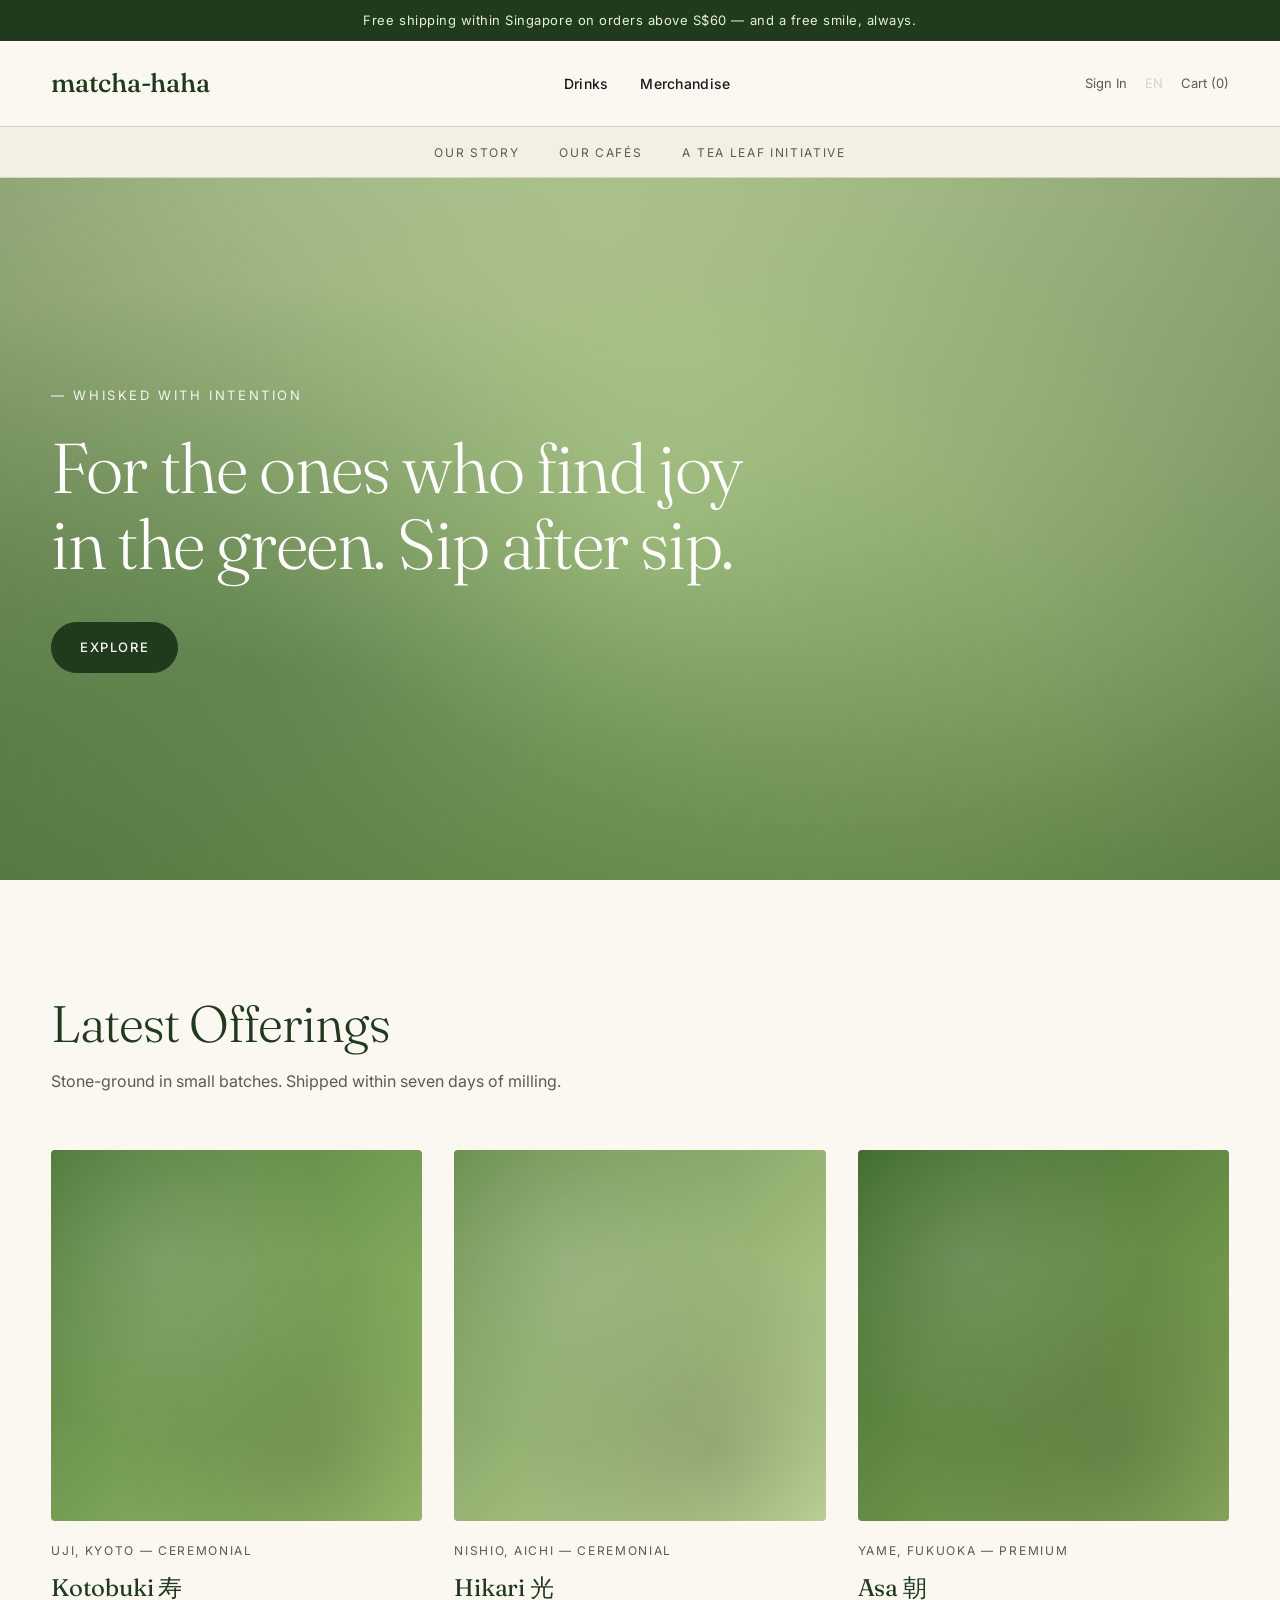
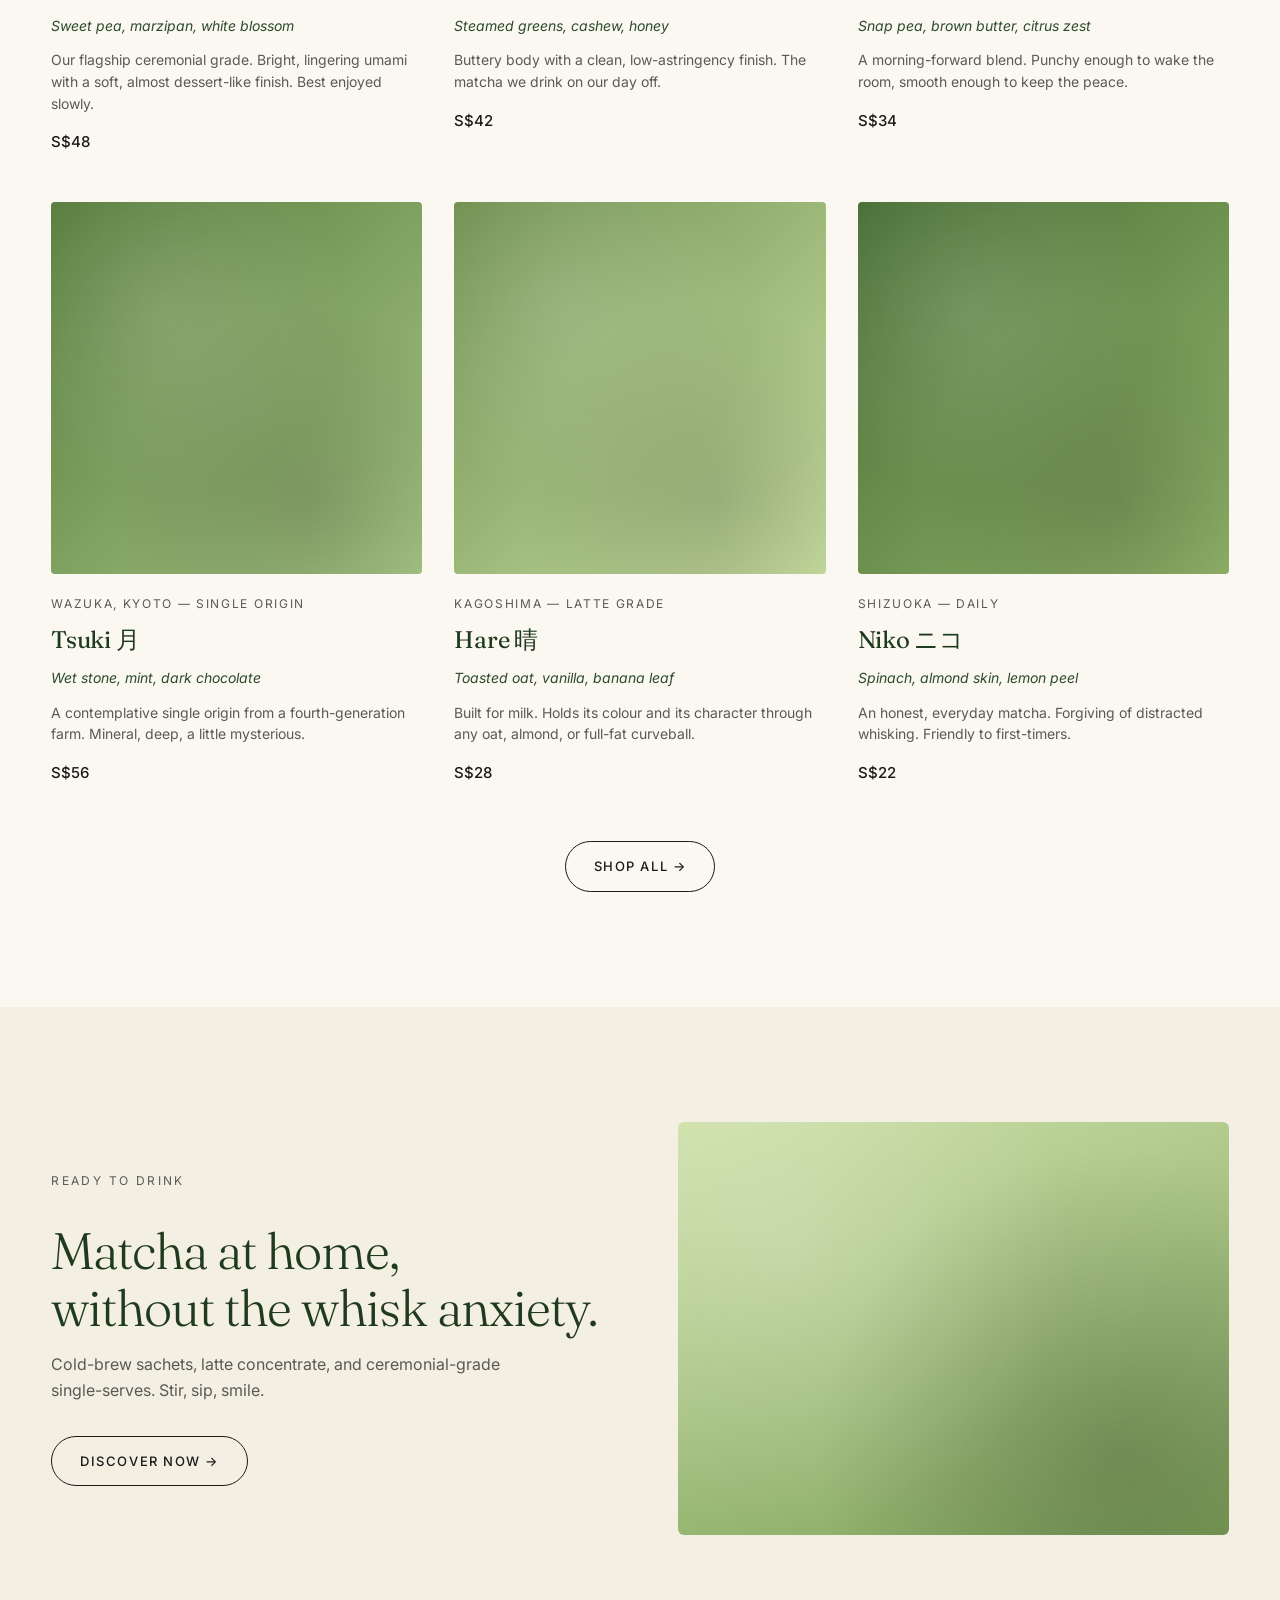
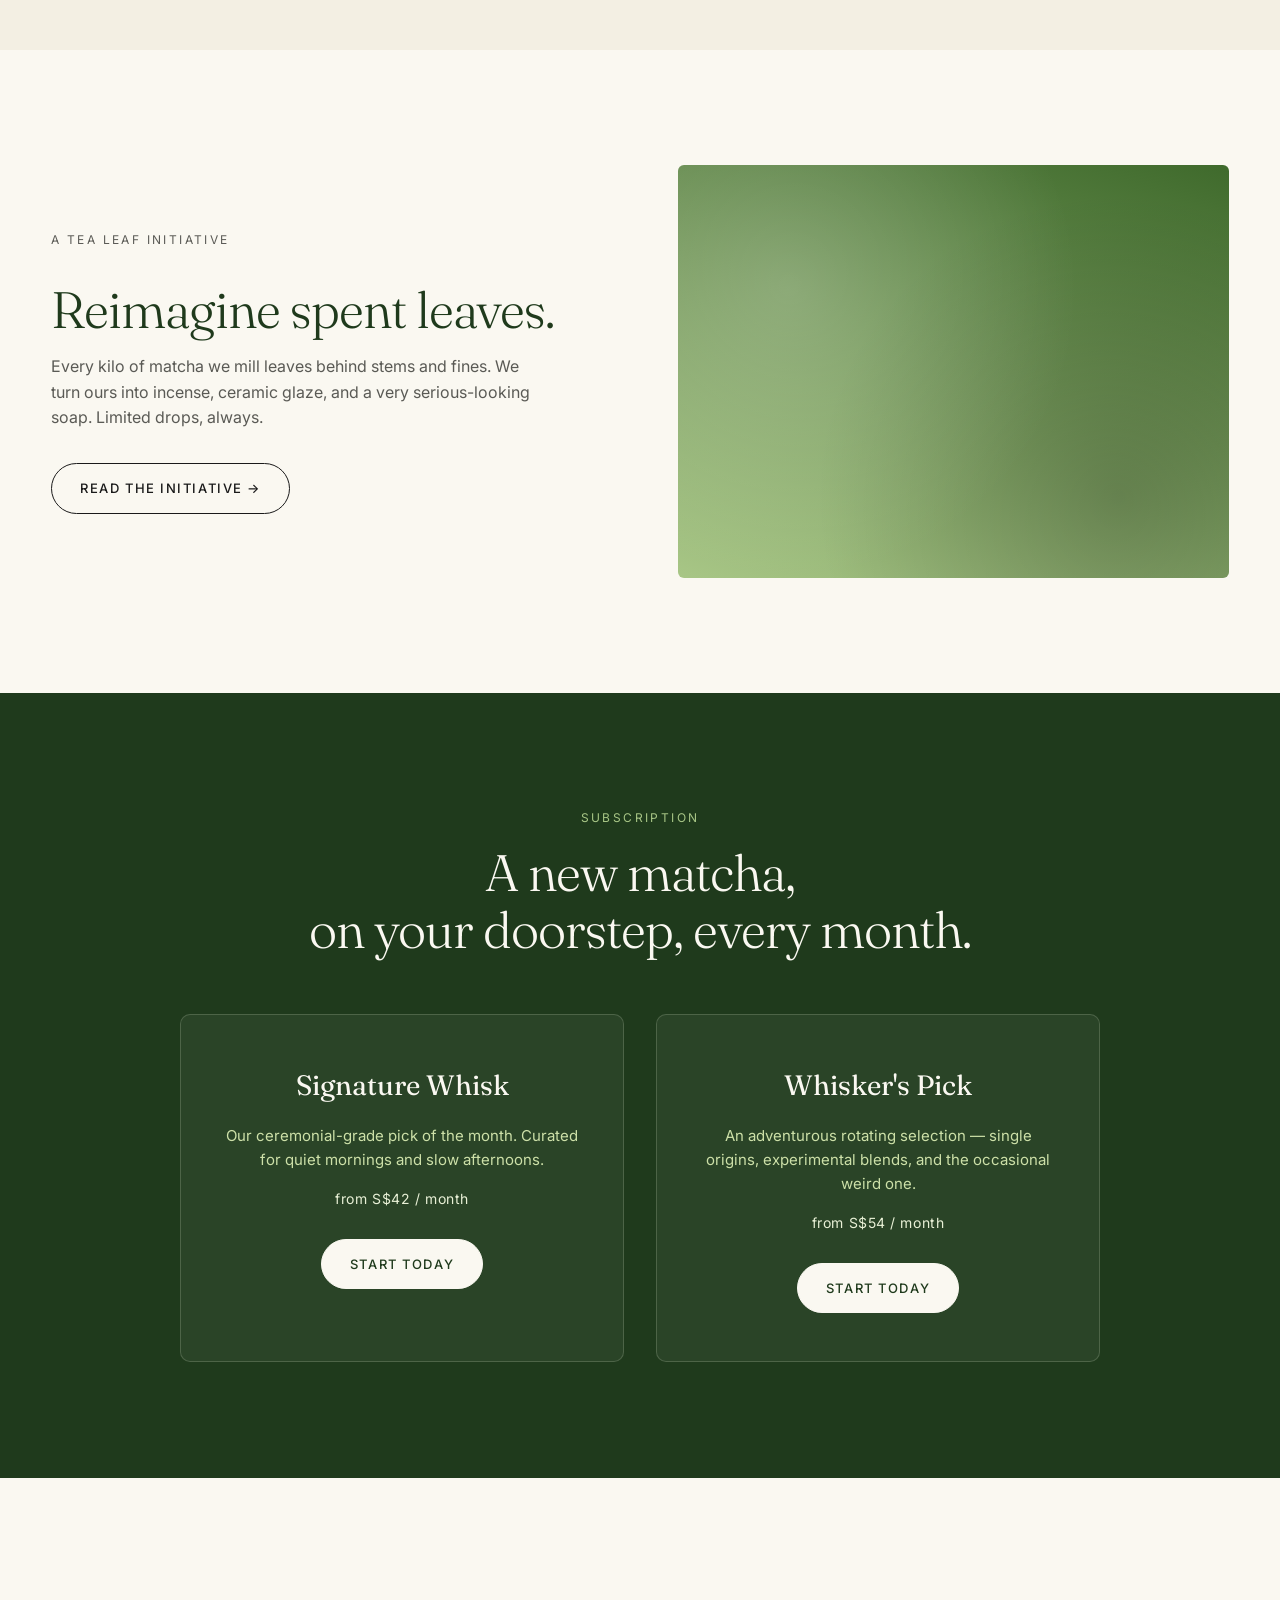
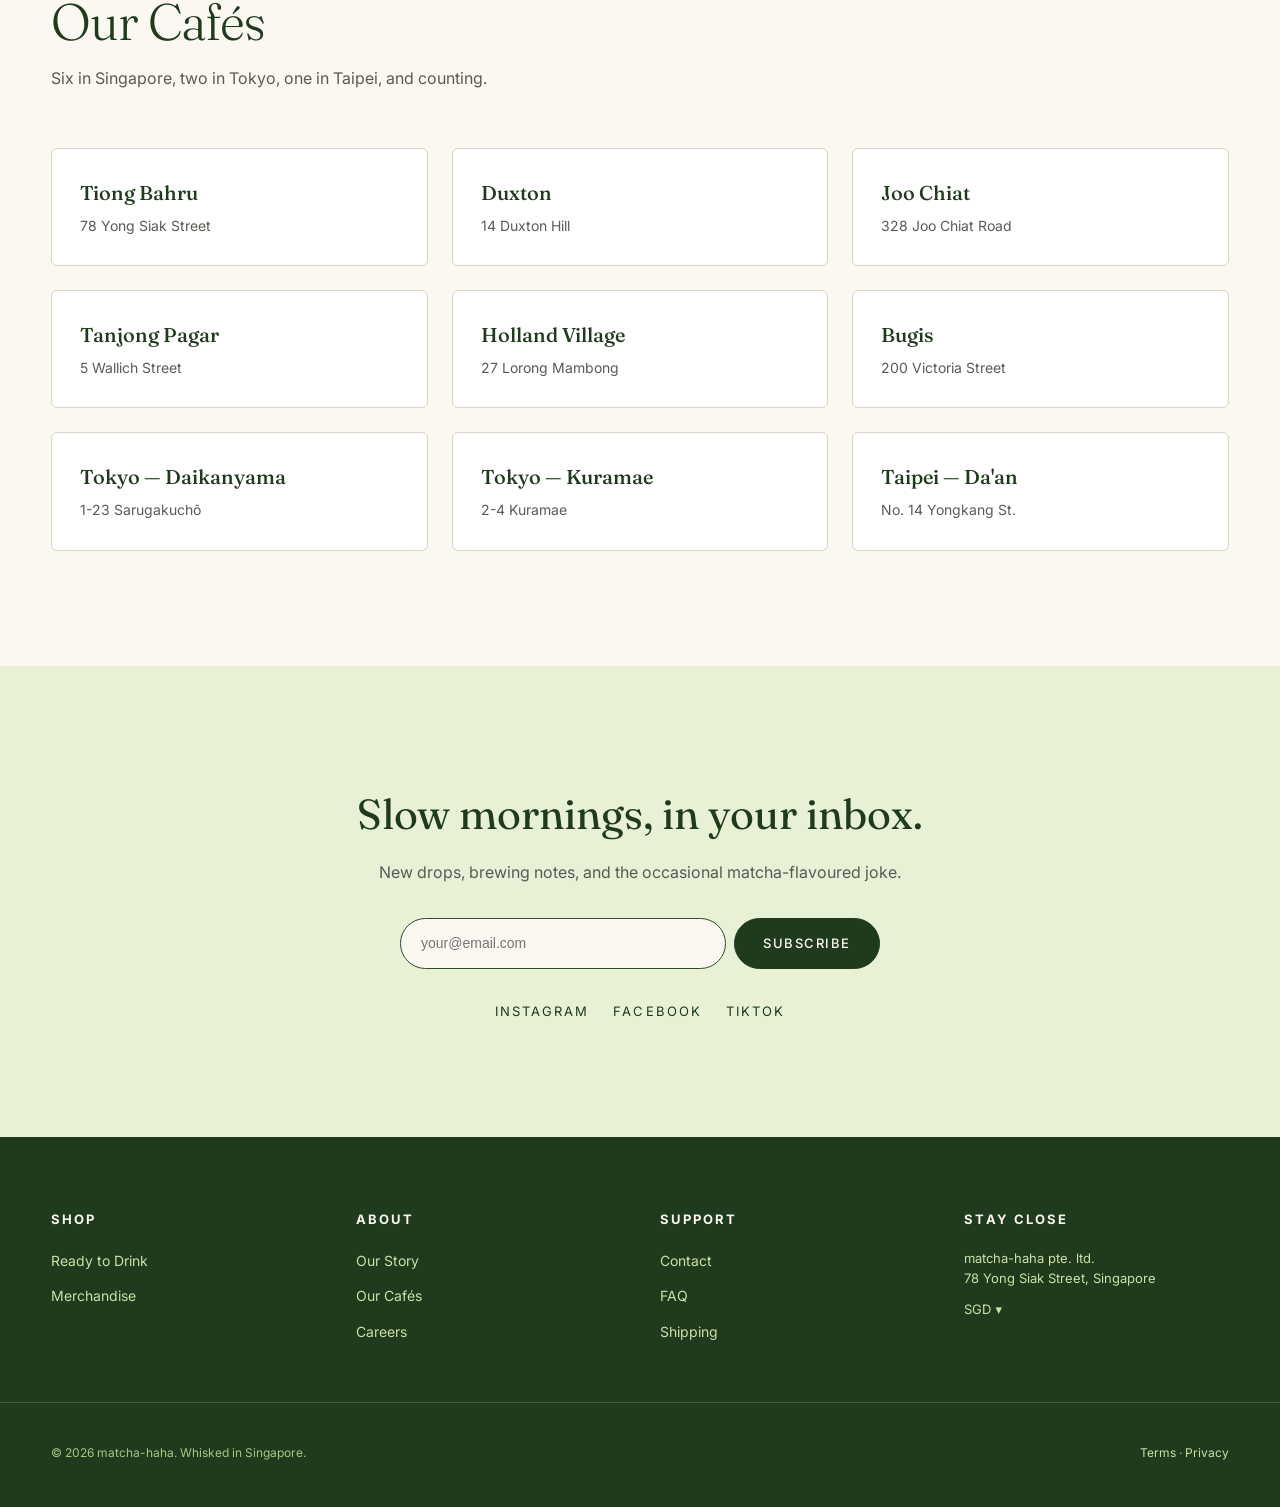
<file: index.html>
<!DOCTYPE html>
<html lang="en">
<head>
<meta charset="UTF-8" />
<meta name="viewport" content="width=device-width, initial-scale=1.0" />
<title>matcha-haha — Matcha Made Joyful</title>
<meta name="description" content="matcha-haha: ceremonial and culinary matcha sourced from Japan's finest tea regions. Whisked with care, served with a smile." />
<link rel="preconnect" href="https://fonts.googleapis.com" />
<link rel="preconnect" href="https://fonts.gstatic.com" crossorigin />
<link href="https://fonts.googleapis.com/css2?family=Inter:wght@300;400;500;600;700&family=Fraunces:opsz,wght@9..144,300;9..144,400;9..144,500&display=swap" rel="stylesheet" />
<link rel="stylesheet" href="css/styles.css" />
</head>
<body>

<!-- ANNOUNCEMENT BAR -->
<div class="announcement">
  <p>Free shipping within Singapore on orders above S$60 — and a free smile, always.</p>
</div>

<!-- HEADER -->
<header class="site-header">
  <div class="container header-inner">
    <a href="index.html" class="logo">matcha-haha</a>

    <nav class="primary-nav" aria-label="Primary">
      <ul>
        <li><a href="shop.html#drinks">Drinks</a></li>
        <li><a href="shop.html#merch">Merchandise</a></li>
      </ul>
    </nav>

    <div class="header-utils">
      <a id="auth-link" href="signin.html" class="util-link" aria-label="Sign in">Sign In</a>
      <span class="util-divider">EN</span>
      <a href="#" class="util-link cart" aria-label="Cart">Cart (0)</a>
    </div>
  </div>

  <nav class="secondary-nav" aria-label="Secondary">
    <div class="container">
      <ul>
        <li><a href="about.html">Our Story</a></li>
        <li><a href="about.html#cafes">Our Cafés</a></li>
        <li><a href="about.html#sustainability">A Tea Leaf Initiative</a></li>
      </ul>
    </div>
  </nav>
</header>

<!-- HERO -->
<section class="hero">
  <div class="hero-inner">
    <p class="hero-eyebrow">— Whisked with intention</p>
    <h1 class="hero-title">For the ones who find joy<br/>in the green. Sip after sip.</h1>
    <a href="shop.html" class="btn btn-primary">Explore</a>
  </div>
</section>

<!-- LATEST OFFERINGS -->
<section class="section">
  <div class="container">
    <header class="section-head">
      <h2 class="section-title">Latest Offerings</h2>
      <p class="section-sub">Stone-ground in small batches. Shipped within seven days of milling.</p>
    </header>

    <div class="product-grid">
      <article class="product-card">
        <div class="product-image" style="background: linear-gradient(135deg,#4f7a3a,#9bbf6e);"></div>
        <div class="product-meta">
          <p class="product-origin">Uji, Kyoto — Ceremonial</p>
          <h3 class="product-name">Kotobuki 寿</h3>
          <p class="product-notes">Sweet pea, marzipan, white blossom</p>
          <p class="product-desc">Our flagship ceremonial grade. Bright, lingering umami with a soft, almost dessert-like finish. Best enjoyed slowly.</p>
          <p class="product-price">S$48</p>
        </div>
      </article>

      <article class="product-card">
        <div class="product-image" style="background: linear-gradient(135deg,#6a8e4e,#c2d99a);"></div>
        <div class="product-meta">
          <p class="product-origin">Nishio, Aichi — Ceremonial</p>
          <h3 class="product-name">Hikari 光</h3>
          <p class="product-notes">Steamed greens, cashew, honey</p>
          <p class="product-desc">Buttery body with a clean, low-astringency finish. The matcha we drink on our day off.</p>
          <p class="product-price">S$42</p>
        </div>
      </article>

      <article class="product-card">
        <div class="product-image" style="background: linear-gradient(135deg,#3f6a2c,#8aab5e);"></div>
        <div class="product-meta">
          <p class="product-origin">Yame, Fukuoka — Premium</p>
          <h3 class="product-name">Asa 朝</h3>
          <p class="product-notes">Snap pea, brown butter, citrus zest</p>
          <p class="product-desc">A morning-forward blend. Punchy enough to wake the room, smooth enough to keep the peace.</p>
          <p class="product-price">S$34</p>
        </div>
      </article>

      <article class="product-card">
        <div class="product-image" style="background: linear-gradient(135deg,#557b3b,#a8c686);"></div>
        <div class="product-meta">
          <p class="product-origin">Wazuka, Kyoto — Single Origin</p>
          <h3 class="product-name">Tsuki 月</h3>
          <p class="product-notes">Wet stone, mint, dark chocolate</p>
          <p class="product-desc">A contemplative single origin from a fourth-generation farm. Mineral, deep, a little mysterious.</p>
          <p class="product-price">S$56</p>
        </div>
      </article>

      <article class="product-card">
        <div class="product-image" style="background: linear-gradient(135deg,#6f9050,#cae0a2);"></div>
        <div class="product-meta">
          <p class="product-origin">Kagoshima — Latte Grade</p>
          <h3 class="product-name">Hare 晴</h3>
          <p class="product-notes">Toasted oat, vanilla, banana leaf</p>
          <p class="product-desc">Built for milk. Holds its colour and its character through any oat, almond, or full-fat curveball.</p>
          <p class="product-price">S$28</p>
        </div>
      </article>

      <article class="product-card">
        <div class="product-image" style="background: linear-gradient(135deg,#476d34,#92b56b);"></div>
        <div class="product-meta">
          <p class="product-origin">Shizuoka — Daily</p>
          <h3 class="product-name">Niko ニコ</h3>
          <p class="product-notes">Spinach, almond skin, lemon peel</p>
          <p class="product-desc">An honest, everyday matcha. Forgiving of distracted whisking. Friendly to first-timers.</p>
          <p class="product-price">S$22</p>
        </div>
      </article>
    </div>

    <div class="section-cta">
      <a href="shop.html" class="btn btn-ghost">Shop all →</a>
    </div>
  </div>
</section>

<!-- READY TO DRINK -->
<section class="section section-alt">
  <div class="container split">
    <div class="split-text">
      <p class="eyebrow">Ready to Drink</p>
      <h2 class="section-title">Matcha at home,<br/>without the whisk anxiety.</h2>
      <p>Cold-brew sachets, latte concentrate, and ceremonial-grade single-serves. Stir, sip, smile.</p>
      <a href="shop.html#drinks" class="btn btn-ghost">Discover now →</a>
    </div>
    <div class="split-image" style="background: linear-gradient(160deg,#cde0a8,#7ea25a);"></div>
  </div>
</section>

<!-- LIFESTYLE / SUSTAINABILITY -->
<section class="section">
  <div class="container split reverse">
    <div class="split-image" style="background: linear-gradient(200deg,#3f6a2c,#a8c686);"></div>
    <div class="split-text">
      <p class="eyebrow">A Tea Leaf Initiative</p>
      <h2 class="section-title">Reimagine spent leaves.</h2>
      <p>Every kilo of matcha we mill leaves behind stems and fines. We turn ours into incense, ceramic glaze, and a very serious-looking soap. Limited drops, always.</p>
      <a href="about.html#sustainability" class="btn btn-ghost">Read the initiative →</a>
    </div>
  </div>
</section>

<!-- SUBSCRIPTIONS -->
<section class="section section-dark">
  <div class="container">
    <header class="section-head center">
      <p class="eyebrow light">Subscription</p>
      <h2 class="section-title light">A new matcha,<br/>on your doorstep, every month.</h2>
    </header>

    <div class="sub-grid">
      <article class="sub-card">
        <h3>Signature Whisk</h3>
        <p>Our ceremonial-grade pick of the month. Curated for quiet mornings and slow afternoons.</p>
        <p class="sub-price">from S$42 / month</p>
        <a href="shop.html" class="btn btn-light">Start today</a>
      </article>
      <article class="sub-card">
        <h3>Whisker's Pick</h3>
        <p>An adventurous rotating selection — single origins, experimental blends, and the occasional weird one.</p>
        <p class="sub-price">from S$54 / month</p>
        <a href="shop.html" class="btn btn-light">Start today</a>
      </article>
    </div>
  </div>
</section>

<!-- STORES -->
<section class="section">
  <div class="container">
    <header class="section-head">
      <h2 class="section-title">Our Cafés</h2>
      <p class="section-sub">Six in Singapore, two in Tokyo, one in Taipei, and counting.</p>
    </header>

    <div class="store-grid">
      <div class="store-card"><h4>Tiong Bahru</h4><p>78 Yong Siak Street</p></div>
      <div class="store-card"><h4>Duxton</h4><p>14 Duxton Hill</p></div>
      <div class="store-card"><h4>Joo Chiat</h4><p>328 Joo Chiat Road</p></div>
      <div class="store-card"><h4>Tanjong Pagar</h4><p>5 Wallich Street</p></div>
      <div class="store-card"><h4>Holland Village</h4><p>27 Lorong Mambong</p></div>
      <div class="store-card"><h4>Bugis</h4><p>200 Victoria Street</p></div>
      <div class="store-card"><h4>Tokyo — Daikanyama</h4><p>1-23 Sarugakuchō</p></div>
      <div class="store-card"><h4>Tokyo — Kuramae</h4><p>2-4 Kuramae</p></div>
      <div class="store-card"><h4>Taipei — Da'an</h4><p>No. 14 Yongkang St.</p></div>
    </div>
  </div>
</section>

<!-- NEWSLETTER -->
<section class="newsletter">
  <div class="container">
    <h2>Slow mornings, in your inbox.</h2>
    <p>New drops, brewing notes, and the occasional matcha-flavoured joke.</p>
    <form class="newsletter-form" onsubmit="event.preventDefault(); alert('Subscribed! (demo)');">
      <input type="email" placeholder="your@email.com" required />
      <button type="submit" class="btn btn-primary">Subscribe</button>
    </form>
    <div class="socials">
      <a href="#">Instagram</a>
      <a href="#">Facebook</a>
      <a href="#">TikTok</a>
    </div>
  </div>
</section>

<!-- FOOTER -->
<footer class="site-footer">
  <div class="container footer-grid">
    <div>
      <h5>Shop</h5>
      <ul>
        <li><a href="shop.html#drinks">Ready to Drink</a></li>
        <li><a href="shop.html#merch">Merchandise</a></li>
      </ul>
    </div>
    <div>
      <h5>About</h5>
      <ul>
        <li><a href="about.html">Our Story</a></li>
        <li><a href="about.html#cafes">Our Cafés</a></li>
        <li><a href="#">Careers</a></li>
      </ul>
    </div>
    <div>
      <h5>Support</h5>
      <ul>
        <li><a href="#">Contact</a></li>
        <li><a href="#">FAQ</a></li>
        <li><a href="#">Shipping</a></li>
      </ul>
    </div>
    <div>
      <h5>Stay close</h5>
      <p class="muted">matcha-haha pte. ltd.<br/>78 Yong Siak Street, Singapore</p>
      <p class="muted">SGD ▾</p>
    </div>
  </div>
  <div class="container footer-bottom">
    <p>© 2026 matcha-haha. Whisked in Singapore.</p>
    <p><a href="#">Terms</a> · <a href="#">Privacy</a></p>
  </div>
</footer>

<script type="module" src="js/header.js"></script>
<script src="js/script.js"></script>
</body>
</html>
</file>
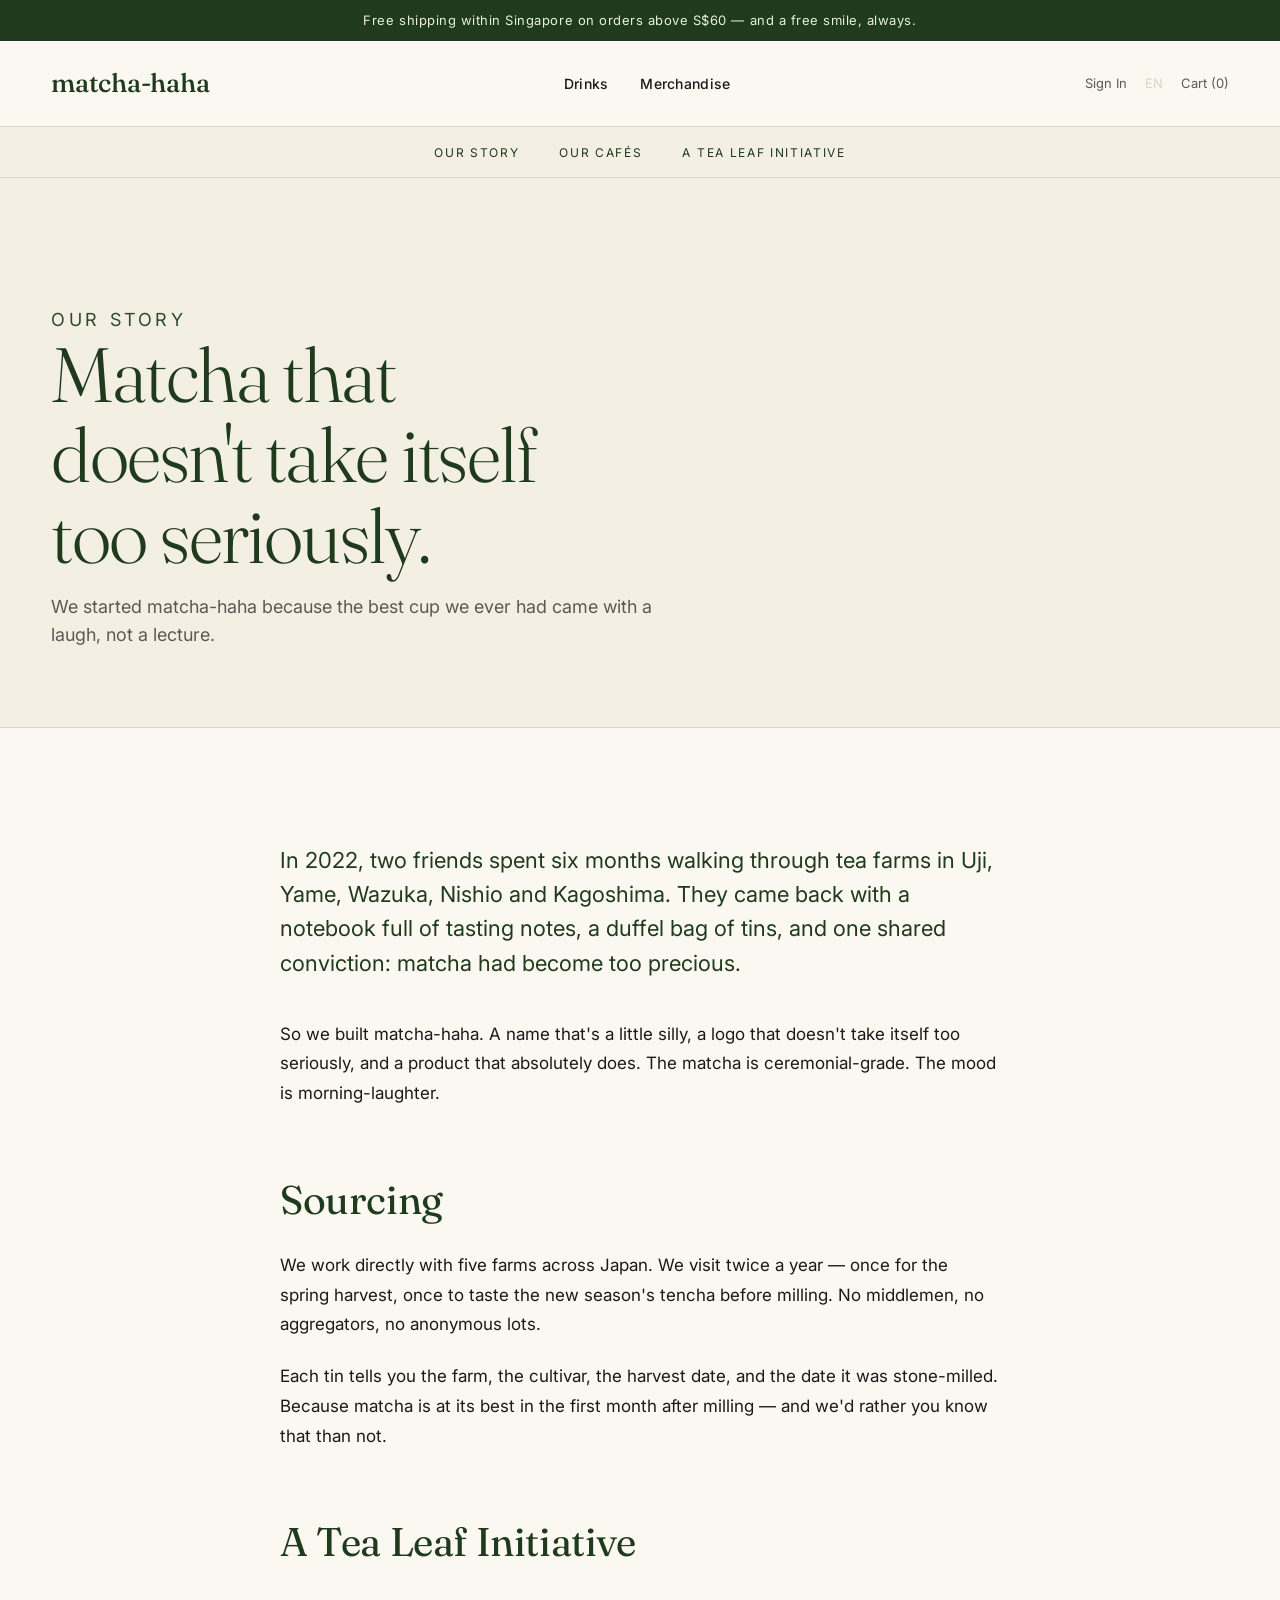
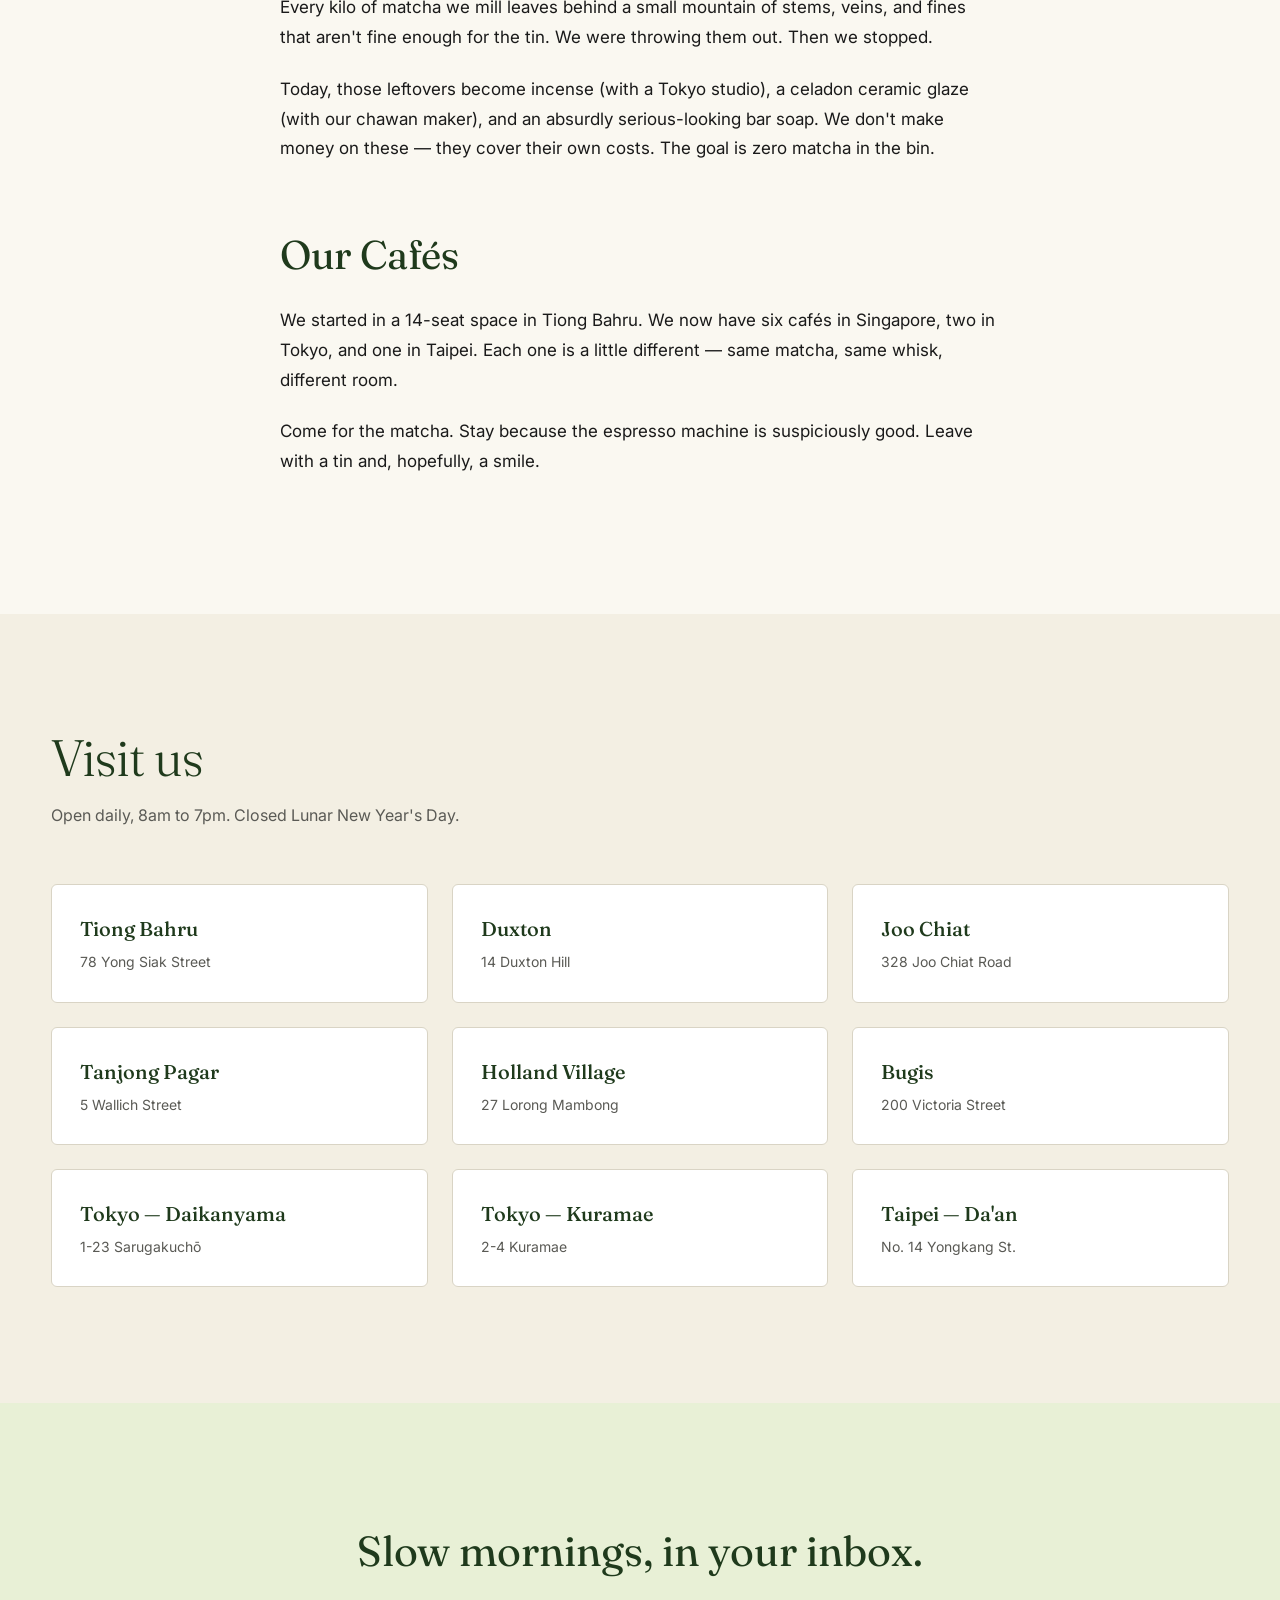
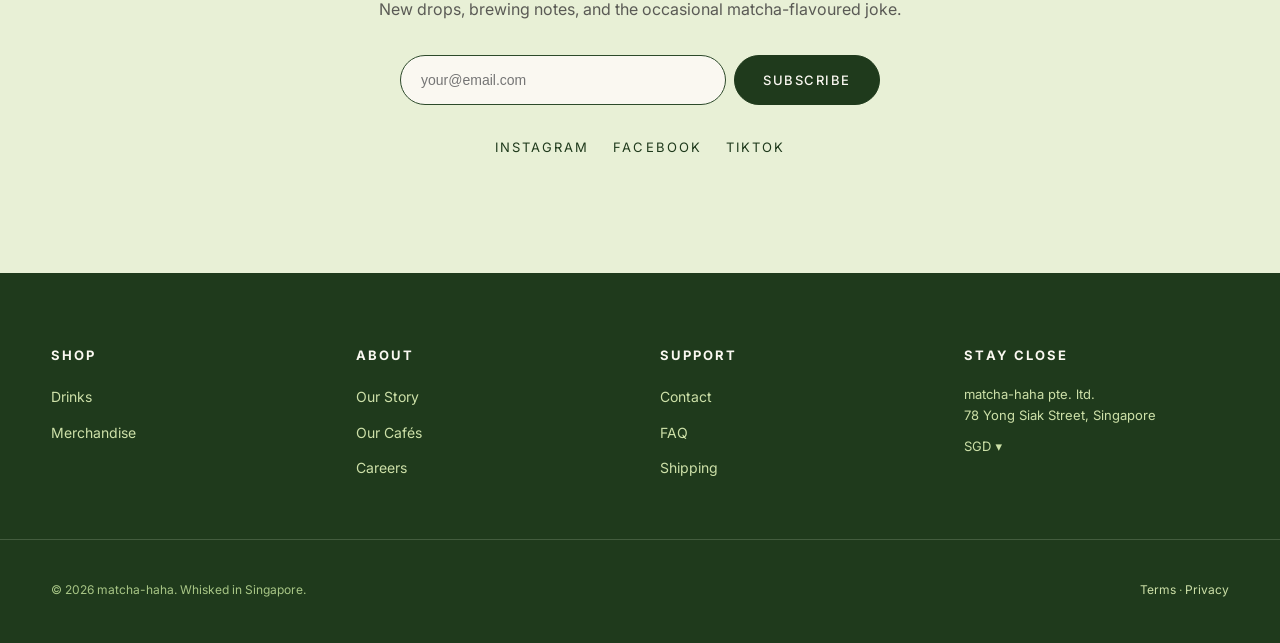
<file: about.html>
<!DOCTYPE html>
<html lang="en">
<head>
<meta charset="UTF-8" />
<meta name="viewport" content="width=device-width, initial-scale=1.0" />
<title>Our Story — matcha-haha</title>
<meta name="description" content="The story behind matcha-haha: sourcing, sustainability, and the cafés we call home." />
<link rel="preconnect" href="https://fonts.googleapis.com" />
<link rel="preconnect" href="https://fonts.gstatic.com" crossorigin />
<link href="https://fonts.googleapis.com/css2?family=Inter:wght@300;400;500;600;700&family=Fraunces:opsz,wght@9..144,300;9..144,400;9..144,500&display=swap" rel="stylesheet" />
<link rel="stylesheet" href="css/styles.css" />
</head>
<body>

<div class="announcement">
  <p>Free shipping within Singapore on orders above S$60 — and a free smile, always.</p>
</div>

<header class="site-header">
  <div class="container header-inner">
    <a href="index.html" class="logo">matcha-haha</a>
    <nav class="primary-nav" aria-label="Primary">
      <ul>
        <li><a href="shop.html#drinks">Drinks</a></li>
        <li><a href="shop.html#merch">Merchandise</a></li>
      </ul>
    </nav>
    <div class="header-utils">
      <a id="auth-link" href="signin.html" class="util-link">Sign In</a>
      <span class="util-divider">EN</span>
      <a href="#" class="util-link cart">Cart (0)</a>
    </div>
  </div>
  <nav class="secondary-nav">
    <div class="container">
      <ul>
        <li><a href="about.html">Our Story</a></li>
        <li><a href="about.html#cafes">Our Cafés</a></li>
        <li><a href="about.html#sustainability">A Tea Leaf Initiative</a></li>
      </ul>
    </div>
  </nav>
</header>

<section class="page-header">
  <div class="container">
    <p class="eyebrow">Our Story</p>
    <h1>Matcha that<br/>doesn't take itself<br/>too seriously.</h1>
    <p>We started matcha-haha because the best cup we ever had came with a laugh, not a lecture.</p>
  </div>
</section>

<section class="section">
  <div class="container">
    <div class="prose">
      <p class="lead">In 2022, two friends spent six months walking through tea farms in Uji, Yame, Wazuka, Nishio and Kagoshima. They came back with a notebook full of tasting notes, a duffel bag of tins, and one shared conviction: matcha had become too precious.</p>

      <p>So we built matcha-haha. A name that's a little silly, a logo that doesn't take itself too seriously, and a product that absolutely does. The matcha is ceremonial-grade. The mood is morning-laughter.</p>

      <h2>Sourcing</h2>
      <p>We work directly with five farms across Japan. We visit twice a year — once for the spring harvest, once to taste the new season's tencha before milling. No middlemen, no aggregators, no anonymous lots.</p>
      <p>Each tin tells you the farm, the cultivar, the harvest date, and the date it was stone-milled. Because matcha is at its best in the first month after milling — and we'd rather you know that than not.</p>

      <h2 id="sustainability">A Tea Leaf Initiative</h2>
      <p>Every kilo of matcha we mill leaves behind a small mountain of stems, veins, and fines that aren't fine enough for the tin. We were throwing them out. Then we stopped.</p>
      <p>Today, those leftovers become incense (with a Tokyo studio), a celadon ceramic glaze (with our chawan maker), and an absurdly serious-looking bar soap. We don't make money on these — they cover their own costs. The goal is zero matcha in the bin.</p>

      <h2 id="cafes">Our Cafés</h2>
      <p>We started in a 14-seat space in Tiong Bahru. We now have six cafés in Singapore, two in Tokyo, and one in Taipei. Each one is a little different — same matcha, same whisk, different room.</p>
      <p>Come for the matcha. Stay because the espresso machine is suspiciously good. Leave with a tin and, hopefully, a smile.</p>
    </div>
  </div>
</section>

<section class="section section-alt" id="cafes-grid">
  <div class="container">
    <header class="section-head">
      <h2 class="section-title">Visit us</h2>
      <p class="section-sub">Open daily, 8am to 7pm. Closed Lunar New Year's Day.</p>
    </header>

    <div class="store-grid">
      <div class="store-card"><h4>Tiong Bahru</h4><p>78 Yong Siak Street</p></div>
      <div class="store-card"><h4>Duxton</h4><p>14 Duxton Hill</p></div>
      <div class="store-card"><h4>Joo Chiat</h4><p>328 Joo Chiat Road</p></div>
      <div class="store-card"><h4>Tanjong Pagar</h4><p>5 Wallich Street</p></div>
      <div class="store-card"><h4>Holland Village</h4><p>27 Lorong Mambong</p></div>
      <div class="store-card"><h4>Bugis</h4><p>200 Victoria Street</p></div>
      <div class="store-card"><h4>Tokyo — Daikanyama</h4><p>1-23 Sarugakuchō</p></div>
      <div class="store-card"><h4>Tokyo — Kuramae</h4><p>2-4 Kuramae</p></div>
      <div class="store-card"><h4>Taipei — Da'an</h4><p>No. 14 Yongkang St.</p></div>
    </div>
  </div>
</section>

<section class="newsletter">
  <div class="container">
    <h2>Slow mornings, in your inbox.</h2>
    <p>New drops, brewing notes, and the occasional matcha-flavoured joke.</p>
    <form class="newsletter-form" onsubmit="event.preventDefault(); alert('Subscribed! (demo)');">
      <input type="email" placeholder="your@email.com" required />
      <button type="submit" class="btn btn-primary">Subscribe</button>
    </form>
    <div class="socials">
      <a href="#">Instagram</a>
      <a href="#">Facebook</a>
      <a href="#">TikTok</a>
    </div>
  </div>
</section>

<footer class="site-footer">
  <div class="container footer-grid">
    <div>
      <h5>Shop</h5>
      <ul>
        <li><a href="shop.html#drinks">Drinks</a></li>
        <li><a href="shop.html#merch">Merchandise</a></li>
      </ul>
    </div>
    <div>
      <h5>About</h5>
      <ul>
        <li><a href="about.html">Our Story</a></li>
        <li><a href="about.html#cafes">Our Cafés</a></li>
        <li><a href="#">Careers</a></li>
      </ul>
    </div>
    <div>
      <h5>Support</h5>
      <ul>
        <li><a href="#">Contact</a></li>
        <li><a href="#">FAQ</a></li>
        <li><a href="#">Shipping</a></li>
      </ul>
    </div>
    <div>
      <h5>Stay close</h5>
      <p class="muted">matcha-haha pte. ltd.<br/>78 Yong Siak Street, Singapore</p>
      <p class="muted">SGD ▾</p>
    </div>
  </div>
  <div class="container footer-bottom">
    <p>© 2026 matcha-haha. Whisked in Singapore.</p>
    <p><a href="#">Terms</a> · <a href="#">Privacy</a></p>
  </div>
</footer>

<script type="module" src="js/header.js"></script>
<script src="js/script.js"></script>
</body>
</html>
</file>
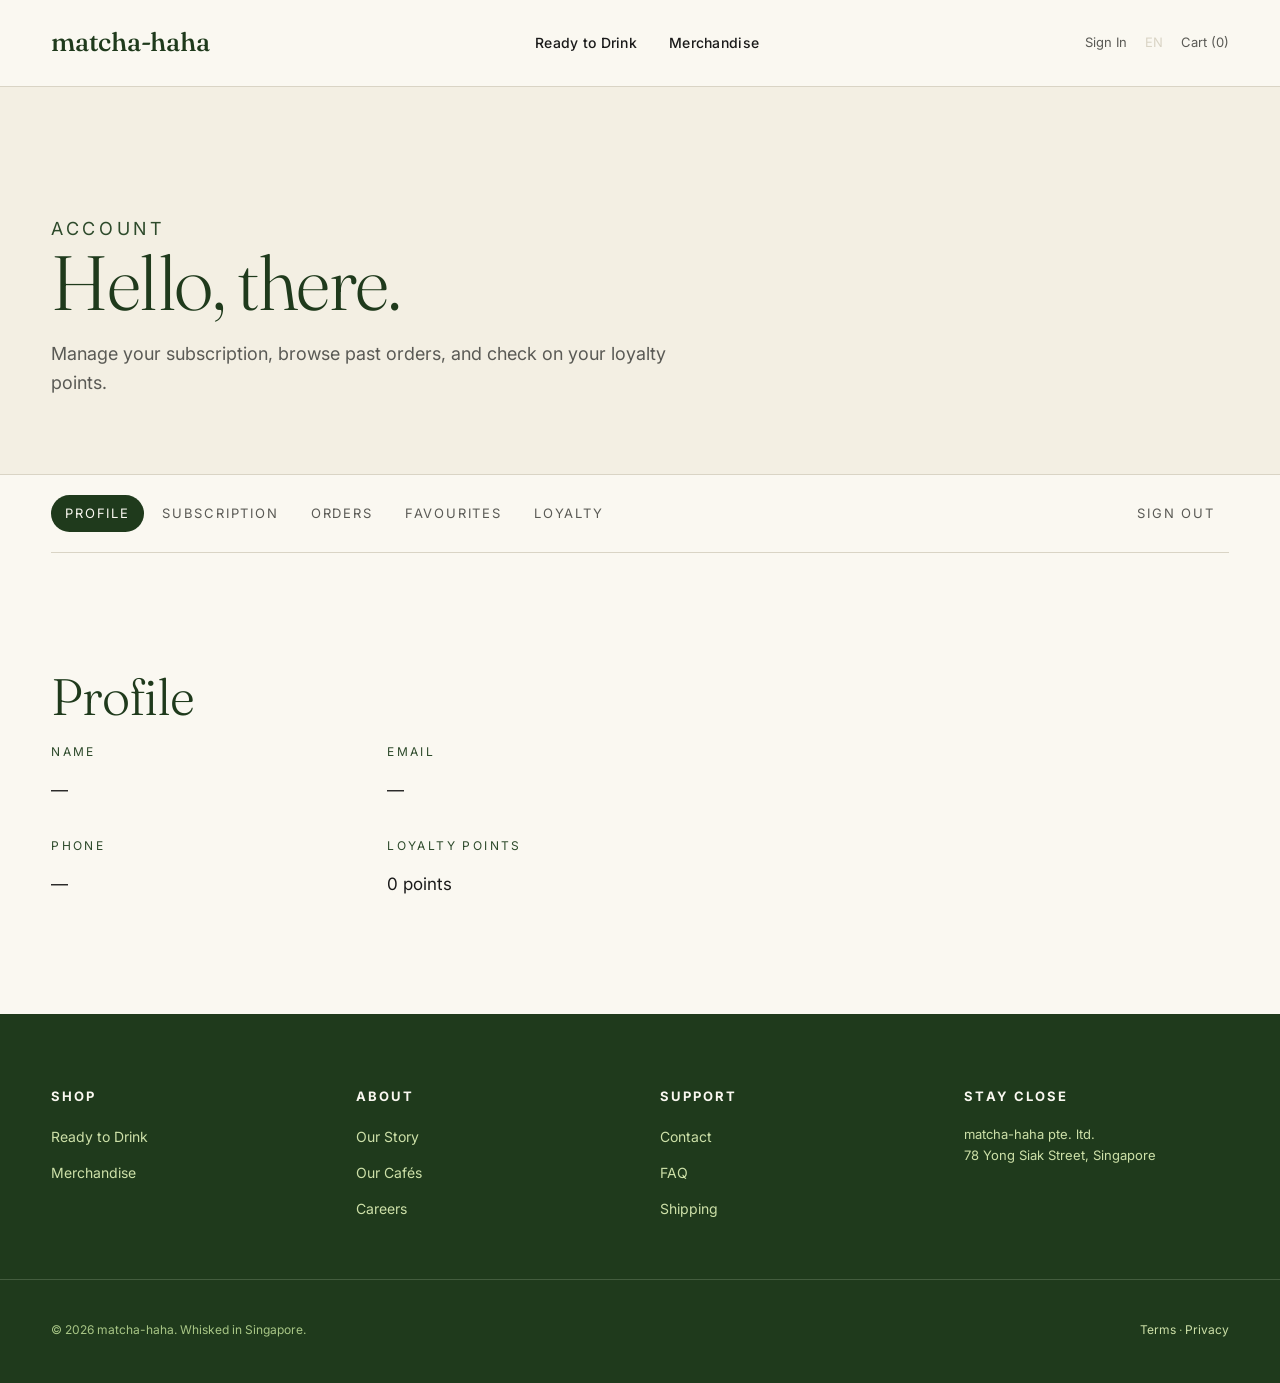
<file: account.html>
<!DOCTYPE html>
<html lang="en">
<head>
<meta charset="UTF-8" />
<meta name="viewport" content="width=device-width, initial-scale=1.0" />
<title>Account — matcha-haha</title>
<link rel="preconnect" href="https://fonts.googleapis.com" />
<link rel="preconnect" href="https://fonts.gstatic.com" crossorigin />
<link href="https://fonts.googleapis.com/css2?family=Inter:wght@300;400;500;600;700&family=Fraunces:opsz,wght@9..144,300;9..144,400;9..144,500&display=swap" rel="stylesheet" />
<link rel="stylesheet" href="css/styles.css" />
</head>
<body>

<header class="site-header">
  <div class="container header-inner">
    <a href="index.html" class="logo">matcha-haha</a>
    <nav class="primary-nav" aria-label="Primary">
      <ul>
        <li><a href="shop.html#ready">Ready to Drink</a></li>
        <li><a href="shop.html#merch">Merchandise</a></li>
      </ul>
    </nav>
    <div class="header-utils">
      <a id="auth-link" href="signin.html" class="util-link">Sign In</a>
      <span class="util-divider">EN</span>
      <a href="#" class="util-link cart">Cart (0)</a>
    </div>
  </div>
</header>

<section class="page-header">
  <div class="container">
    <p class="eyebrow">Account</p>
    <h1>Hello, <span id="profile-name">there</span>.</h1>
    <p>Manage your subscription, browse past orders, and check on your loyalty points.</p>
  </div>
</section>

<div class="container">
  <nav class="account-tabs">
    <a href="#profile" class="active">Profile</a>
    <a href="#subscriptions">Subscription</a>
    <a href="#orders">Orders</a>
    <a href="#favourites">Favourites</a>
    <a href="#loyalty">Loyalty</a>
    <a href="#" id="signout-btn" class="signout">Sign out</a>
  </nav>
</div>

<section class="section">
  <div class="container">

    <div id="profile" class="account-panel active">
      <h2 class="section-title">Profile</h2>
      <div class="profile-grid">
        <div><p class="eyebrow">Name</p><p id="profile-name-2"><span id="profile-name-inner">—</span></p></div>
        <div><p class="eyebrow">Email</p><p id="profile-email">—</p></div>
        <div><p class="eyebrow">Phone</p><p id="profile-phone">—</p></div>
        <div><p class="eyebrow">Loyalty points</p><p><span id="loyalty-points">0</span> points</p></div>
      </div>
    </div>

    <div id="subscriptions" class="account-panel">
      <h2 class="section-title">Subscription</h2>
      <div id="subscriptions-list"><p class="muted">Loading…</p></div>
    </div>

    <div id="orders" class="account-panel">
      <h2 class="section-title">Orders</h2>
      <div id="orders-list"><p class="muted">Loading…</p></div>
    </div>

    <div id="favourites" class="account-panel">
      <h2 class="section-title">Favourites</h2>
      <div id="favourites-list"><p class="muted">Loading…</p></div>
    </div>

    <div id="loyalty" class="account-panel">
      <h2 class="section-title">Loyalty</h2>
      <p>You have <strong><span id="loyalty-points-2">0</span></strong> matcha-haha points.</p>
      <p class="muted">Earn 1 point per S$1 spent. Redeem 500 points for a free tin of Niko.</p>
    </div>

  </div>
</section>

<footer class="site-footer">
  <div class="container footer-grid">
    <div>
      <h5>Shop</h5>
      <ul>
        <li><a href="shop.html#ready">Ready to Drink</a></li>
        <li><a href="shop.html#merch">Merchandise</a></li>
      </ul>
    </div>
    <div>
      <h5>About</h5>
      <ul>
        <li><a href="about.html">Our Story</a></li>
        <li><a href="about.html#cafes">Our Cafés</a></li>
        <li><a href="#">Careers</a></li>
      </ul>
    </div>
    <div>
      <h5>Support</h5>
      <ul>
        <li><a href="#">Contact</a></li>
        <li><a href="#">FAQ</a></li>
        <li><a href="#">Shipping</a></li>
      </ul>
    </div>
    <div>
      <h5>Stay close</h5>
      <p class="muted">matcha-haha pte. ltd.<br/>78 Yong Siak Street, Singapore</p>
    </div>
  </div>
  <div class="container footer-bottom">
    <p>© 2026 matcha-haha. Whisked in Singapore.</p>
    <p><a href="#">Terms</a> · <a href="#">Privacy</a></p>
  </div>
</footer>

<script type="module" src="js/account.js"></script>
<script type="module" src="js/header.js"></script>
<script>
  // Keep loyalty points in sync between the Profile and Loyalty tabs.
  new MutationObserver(() => {
    document.getElementById('loyalty-points-2').textContent =
      document.getElementById('loyalty-points').textContent;
  }).observe(document.getElementById('loyalty-points'), { childList: true });
</script>
</body>
</html>
</file>
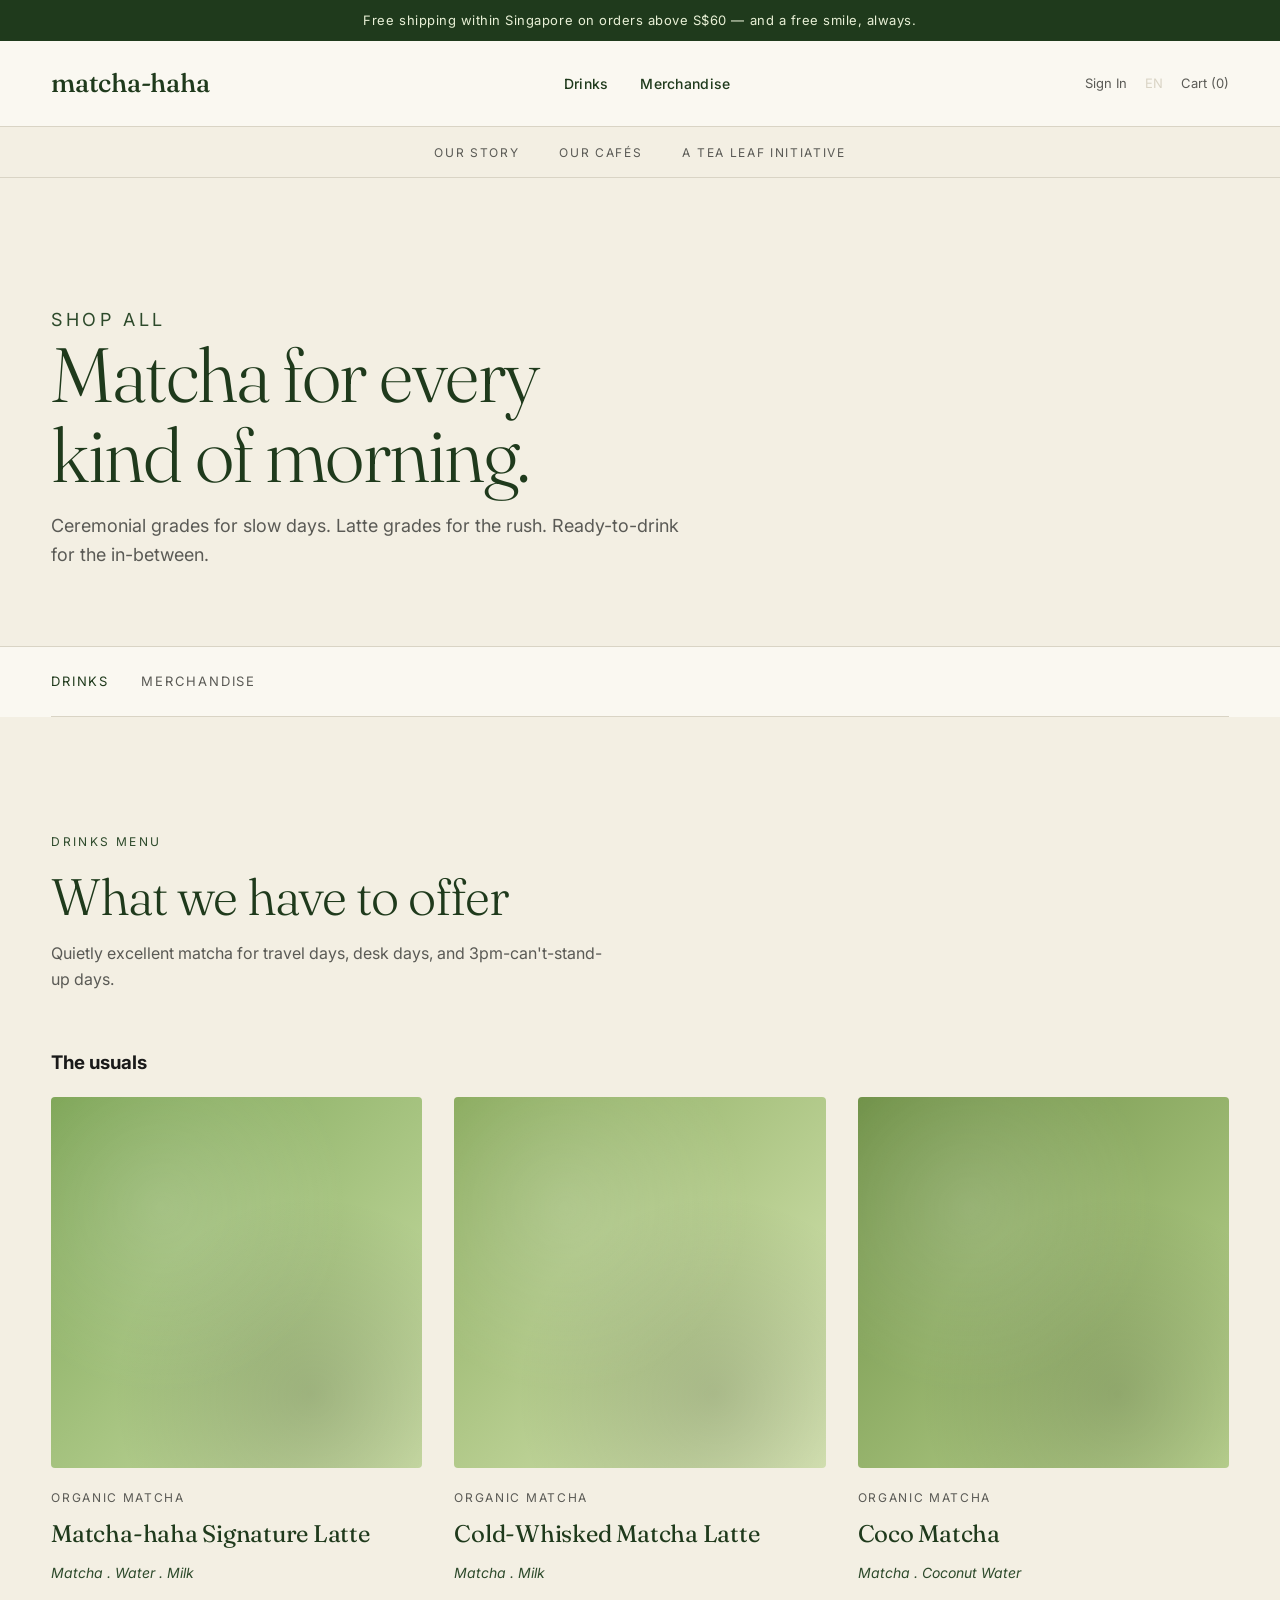
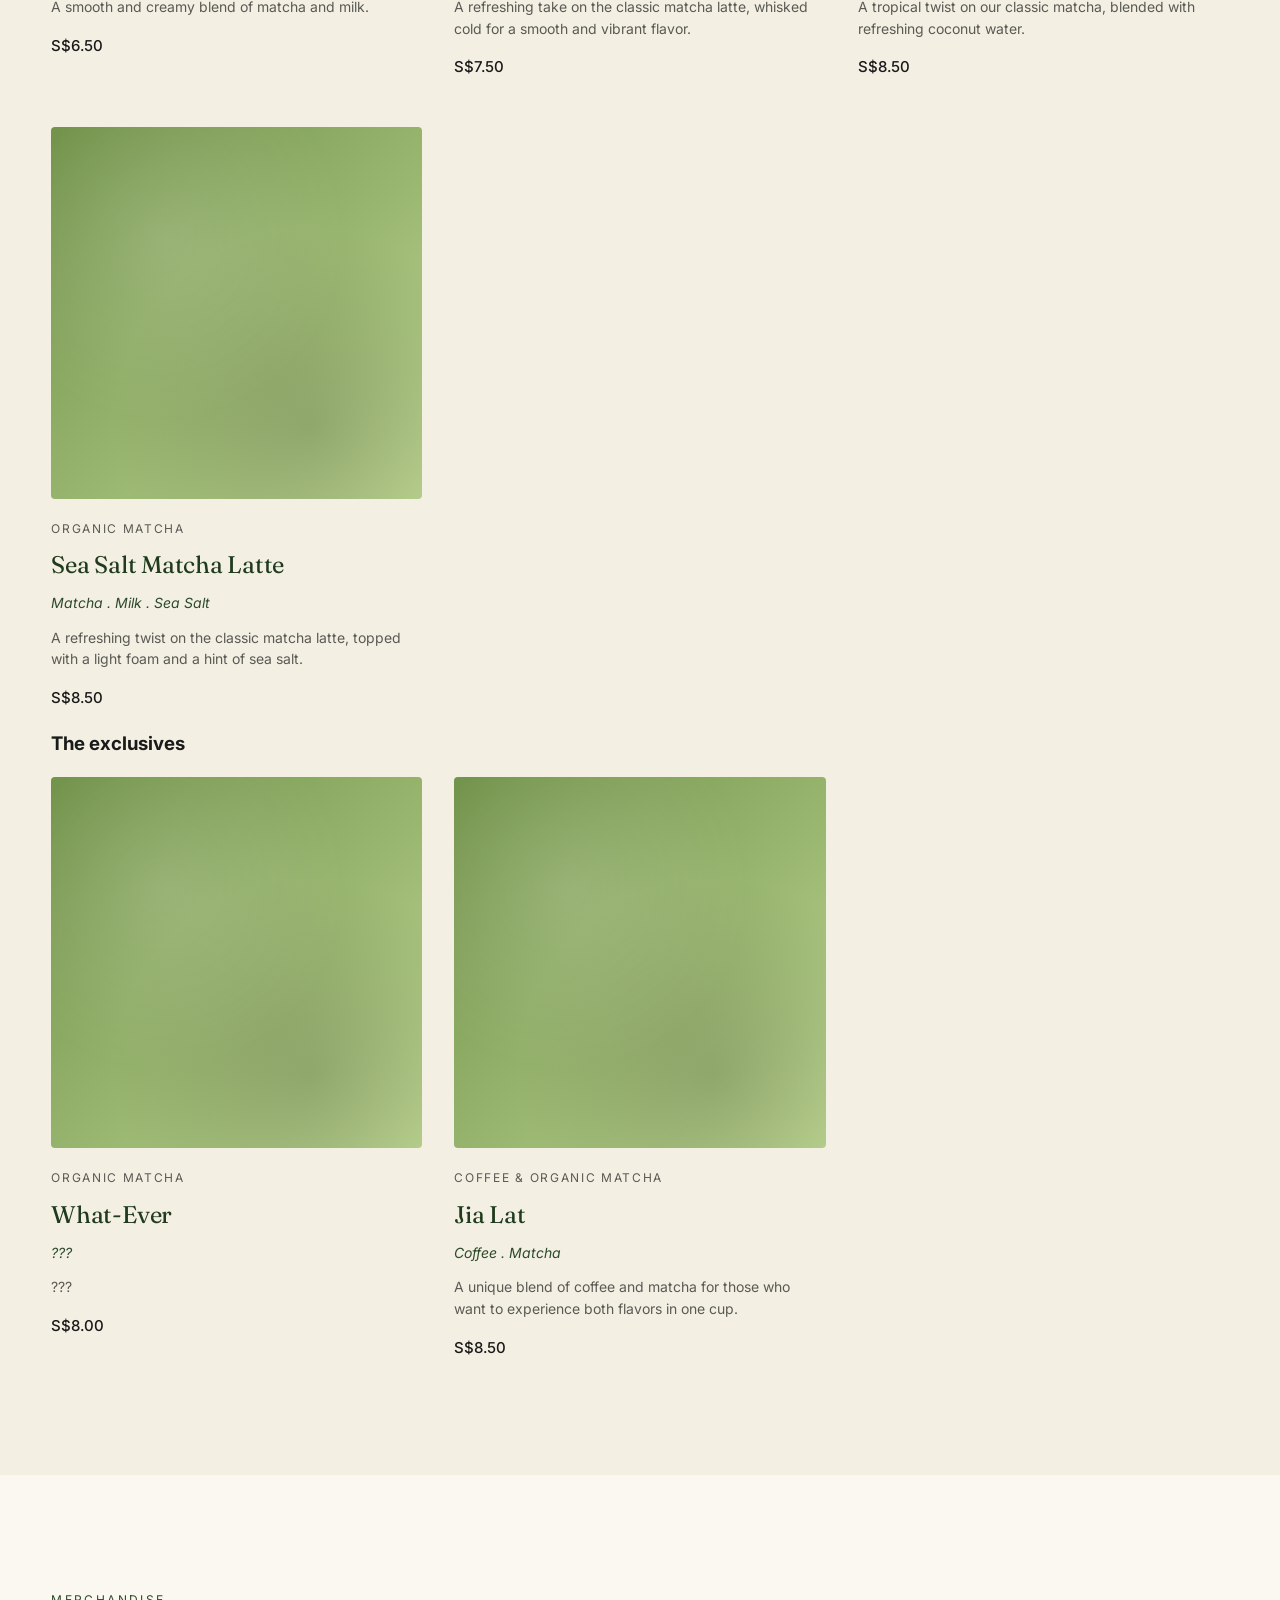
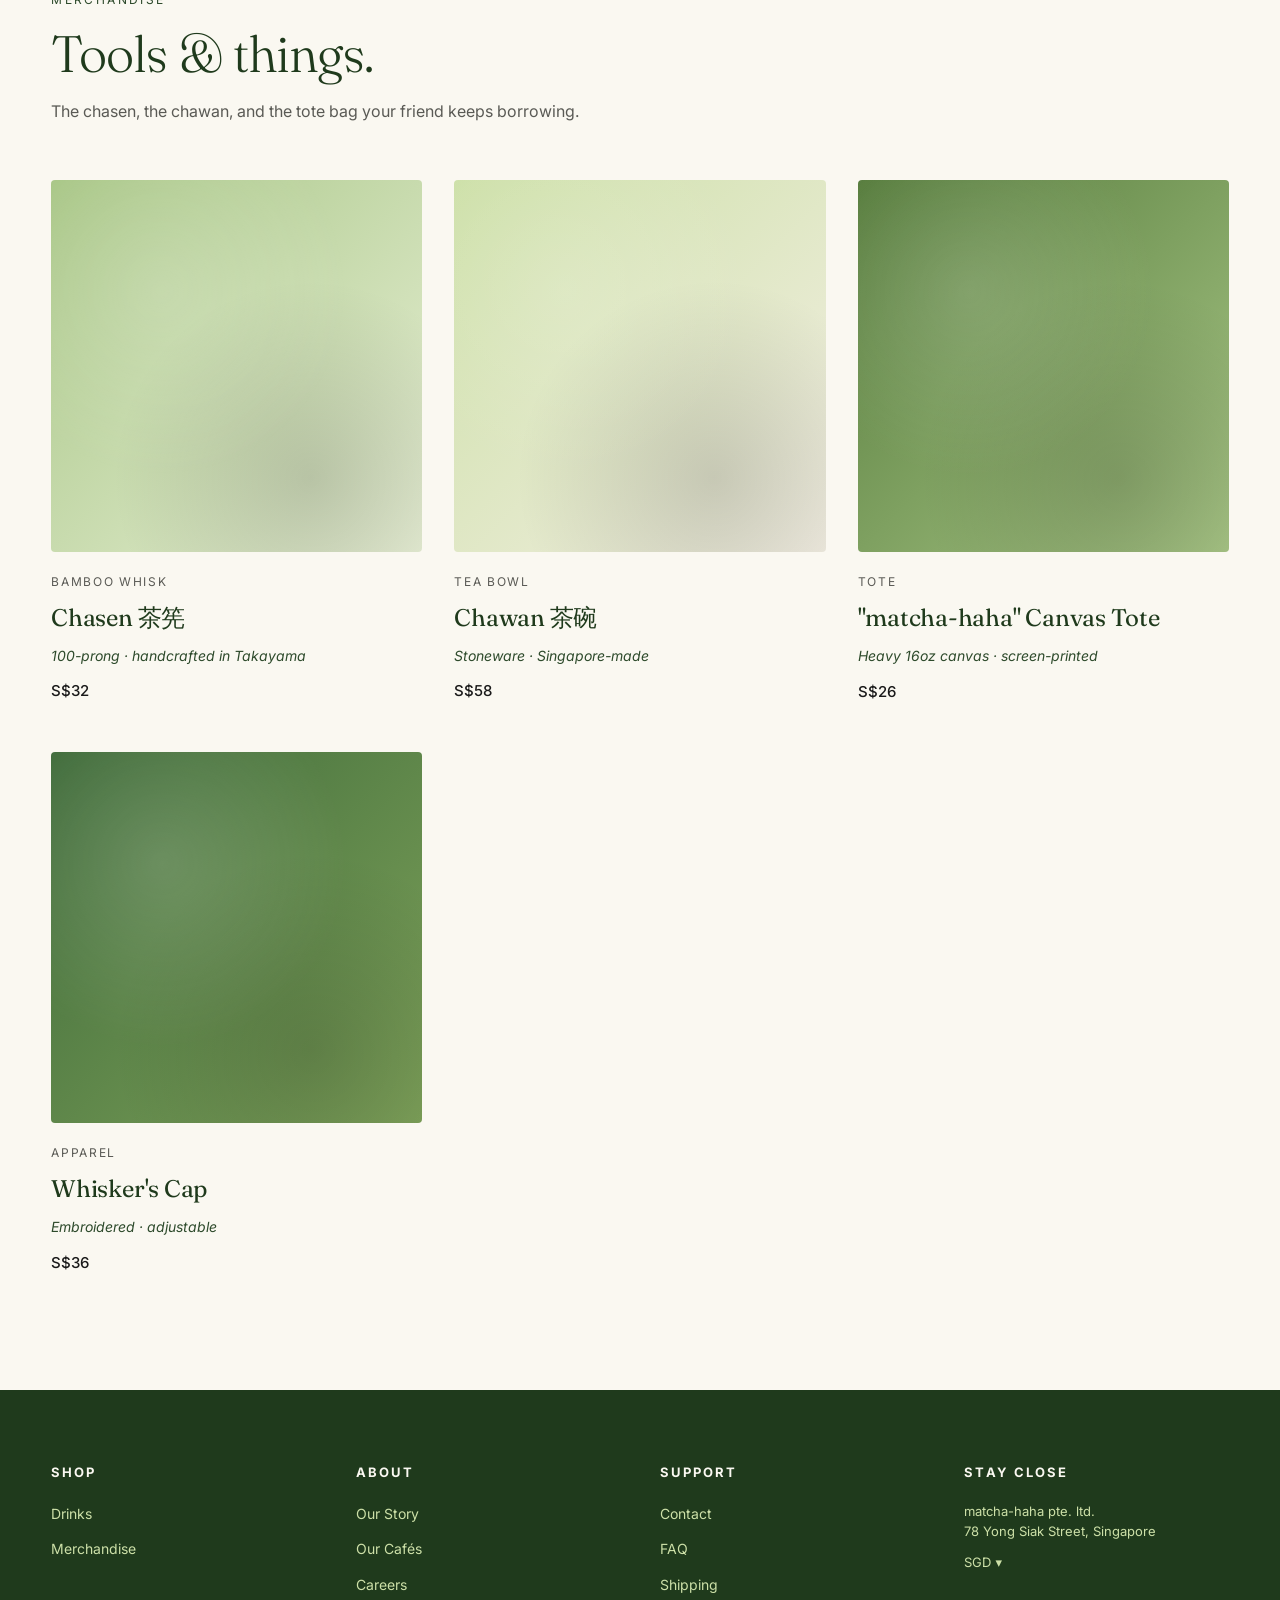
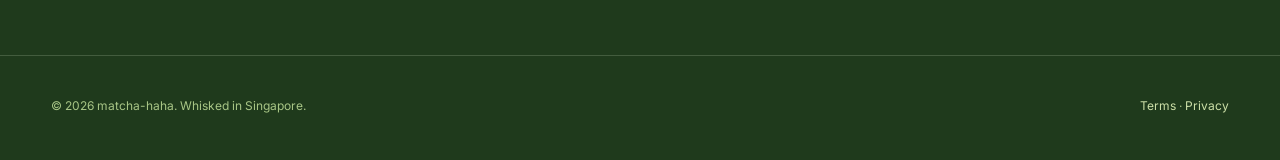
<file: shop.html>
<!DOCTYPE html>
<html lang="en">
<head>
<meta charset="UTF-8" />
<meta name="viewport" content="width=device-width, initial-scale=1.0" />
<title>Shop — matcha-haha</title>
<meta name="description" content="Browse drinks and merchandise from matcha-haha." />
<link rel="preconnect" href="https://fonts.googleapis.com" />
<link rel="preconnect" href="https://fonts.gstatic.com" crossorigin />
<link href="https://fonts.googleapis.com/css2?family=Inter:wght@300;400;500;600;700&family=Fraunces:opsz,wght@9..144,300;9..144,400;9..144,500&display=swap" rel="stylesheet" />
<link rel="stylesheet" href="css/styles.css" />
</head>
<body>

<div class="announcement">
  <p>Free shipping within Singapore on orders above S$60 — and a free smile, always.</p>
</div>

<header class="site-header">
  <div class="container header-inner">
    <a href="index.html" class="logo">matcha-haha</a>
    <nav class="primary-nav" aria-label="Primary">
      <ul>
        <li><a href="shop.html#drinks">Drinks</a></li>
        <li><a href="shop.html#merch">Merchandise</a></li>
      </ul>
    </nav>
    <div class="header-utils">
      <a id="auth-link" href="signin.html" class="util-link">Sign In</a>
      <span class="util-divider">EN</span>
      <a href="#" class="util-link cart">Cart (0)</a>
    </div>
  </div>
  <nav class="secondary-nav">
    <div class="container">
      <ul>
        <li><a href="about.html">Our Story</a></li>
        <li><a href="about.html#cafes">Our Cafés</a></li>
        <li><a href="about.html#sustainability">A Tea Leaf Initiative</a></li>
      </ul>
    </div>
  </nav>
</header>

<section class="page-header">
  <div class="container">
    <p class="eyebrow">Shop all</p>
    <h1>Matcha for every<br/>kind of morning.</h1>
    <p>Ceremonial grades for slow days. Latte grades for the rush. Ready-to-drink for the in-between.</p>
  </div>
</section>

<div class="container">
  <nav class="shop-cats">
    <a href="#drinks" class="active">Drinks</a>
    <a href="#merch">Merchandise</a>
  </nav>
</div>

<section class="section section-alt" id="drinks">
  <div class="container">
    <header class="section-head">
      <p class="eyebrow">Drinks Menu</p>
      <h2 class="section-title">What we have to offer</h2>
      <p class="section-sub">Quietly excellent matcha for travel days, desk days, and 3pm-can't-stand-up days.</p>
    </header>

    <div class="section-subsection">
      <h3 class="section-subtitle">The usuals</h3>
    </div>

    <div class="product-grid">
      <article class="product-card">
        <div class="product-image" style="background: linear-gradient(135deg,#7da556,#cde0a8);"></div>
        <div class="product-meta">
          <p class="product-origin">Organic Matcha</p>
          <h3 class="product-name">Matcha-haha Signature Latte</h3>
          <p class="product-notes">Matcha . Water . Milk</p>
          <p class="product-desc">A smooth and creamy blend of matcha and milk.</p>
          <p class="product-price">S$6.50</p>
        </div>
      </article>

      <article class="product-card">
        <div class="product-image" style="background: linear-gradient(135deg,#8aab5e,#dbe9b8);"></div>
        <div class="product-meta">
          <p class="product-origin">Organic Matcha</p>
          <h3 class="product-name">Cold-Whisked Matcha Latte</h3>
          <p class="product-notes">Matcha . Milk</p>
          <p class="product-desc">A refreshing take on the classic matcha latte, whisked cold for a smooth and vibrant flavor.</p>
          <p class="product-price">S$7.50</p>
        </div>
      </article>

      <article class="product-card">
        <div class="product-image" style="background: linear-gradient(135deg,#6e9046,#bdd692);"></div>
        <div class="product-meta">
          <p class="product-origin">Organic Matcha</p>
          <h3 class="product-name">Coco Matcha</h3>
          <p class="product-notes">Matcha . Coconut Water</p>
          <p class="product-desc">A tropical twist on our classic matcha, blended with refreshing coconut water.</p>
          <p class="product-price">S$8.50</p>
        </div>
      </article>

      <article class="product-card">
        <div class="product-image" style="background: linear-gradient(135deg,#6e9046,#bdd692);"></div>
        <div class="product-meta">
          <p class="product-origin">Organic Matcha</p>
          <h3 class="product-name">Sea Salt Matcha Latte</h3>
          <p class="product-notes">Matcha . Milk . Sea Salt</p>
          <p class="product-desc">A refreshing twist on the classic matcha latte, topped with a light foam and a hint of sea salt.</p>
          <p class="product-price">S$8.50</p>
        </div>
      </article>
    </div>

    <div class="section-subsection">
      <h3 class="section-subtitle">The exclusives</h3>
    </div>

    <div class="product-grid">
      <article class="product-card">
        <div class="product-image" style="background: linear-gradient(135deg,#6e9046,#bdd692);"></div>
        <div class="product-meta">
          <p class="product-origin">Organic Matcha</p>
          <h3 class="product-name">What-Ever</h3>
          <p class="product-notes">???</p>
          <p class="product-desc">???</p>
          <p class="product-price">S$8.00</p>
        </div>
      </article>

      <article class="product-card">
        <div class="product-image" style="background: linear-gradient(135deg,#6e9046,#bdd692);"></div>
        <div class="product-meta">
          <p class="product-origin">Coffee & Organic Matcha</p>
          <h3 class="product-name">Jia Lat</h3>
          <p class="product-notes">Coffee . Matcha</p>
          <p class="product-desc">A unique blend of coffee and matcha for those who want to experience both flavors in one cup.</p>
          <p class="product-price">S$8.50</p>
        </div>
      </article>
    </div>
  </div>
</section>

<section class="section" id="merch">
  <div class="container">
    <header class="section-head">
      <p class="eyebrow">Merchandise</p>
      <h2 class="section-title">Tools & things.</h2>
      <p class="section-sub">The chasen, the chawan, and the tote bag your friend keeps borrowing.</p>
    </header>

    <div class="product-grid">
      <article class="product-card">
        <div class="product-image" style="background: linear-gradient(135deg,#a8c686,#e8f0d6);"></div>
        <div class="product-meta">
          <p class="product-origin">Bamboo Whisk</p>
          <h3 class="product-name">Chasen 茶筅</h3>
          <p class="product-notes">100-prong · handcrafted in Takayama</p>
          <p class="product-price">S$32</p>
        </div>
      </article>

      <article class="product-card">
        <div class="product-image" style="background: linear-gradient(135deg,#cde0a8,#f3efe3);"></div>
        <div class="product-meta">
          <p class="product-origin">Tea Bowl</p>
          <h3 class="product-name">Chawan 茶碗</h3>
          <p class="product-notes">Stoneware · Singapore-made</p>
          <p class="product-price">S$58</p>
        </div>
      </article>

      <article class="product-card">
        <div class="product-image" style="background: linear-gradient(135deg,#557b3b,#a8c686);"></div>
        <div class="product-meta">
          <p class="product-origin">Tote</p>
          <h3 class="product-name">"matcha-haha" Canvas Tote</h3>
          <p class="product-notes">Heavy 16oz canvas · screen-printed</p>
          <p class="product-price">S$26</p>
        </div>
      </article>

      <article class="product-card">
        <div class="product-image" style="background: linear-gradient(135deg,#3f6b3a,#7ea25a);"></div>
        <div class="product-meta">
          <p class="product-origin">Apparel</p>
          <h3 class="product-name">Whisker's Cap</h3>
          <p class="product-notes">Embroidered · adjustable</p>
          <p class="product-price">S$36</p>
        </div>
      </article>
    </div>
  </div>
</section>

<footer class="site-footer">
  <div class="container footer-grid">
    <div>
      <h5>Shop</h5>
      <ul>
        <li><a href="shop.html#drinks">Drinks</a></li>
        <li><a href="shop.html#merch">Merchandise</a></li>
      </ul>
    </div>
    <div>
      <h5>About</h5>
      <ul>
        <li><a href="about.html">Our Story</a></li>
        <li><a href="about.html#cafes">Our Cafés</a></li>
        <li><a href="#">Careers</a></li>
      </ul>
    </div>
    <div>
      <h5>Support</h5>
      <ul>
        <li><a href="#">Contact</a></li>
        <li><a href="#">FAQ</a></li>
        <li><a href="#">Shipping</a></li>
      </ul>
    </div>
    <div>
      <h5>Stay close</h5>
      <p class="muted">matcha-haha pte. ltd.<br/>78 Yong Siak Street, Singapore</p>
      <p class="muted">SGD ▾</p>
    </div>
  </div>
  <div class="container footer-bottom">
    <p>© 2026 matcha-haha. Whisked in Singapore.</p>
    <p><a href="#">Terms</a> · <a href="#">Privacy</a></p>
  </div>
</footer>

<script type="module" src="js/header.js"></script>
<script src="js/script.js"></script>
</body>
</html>
</file>
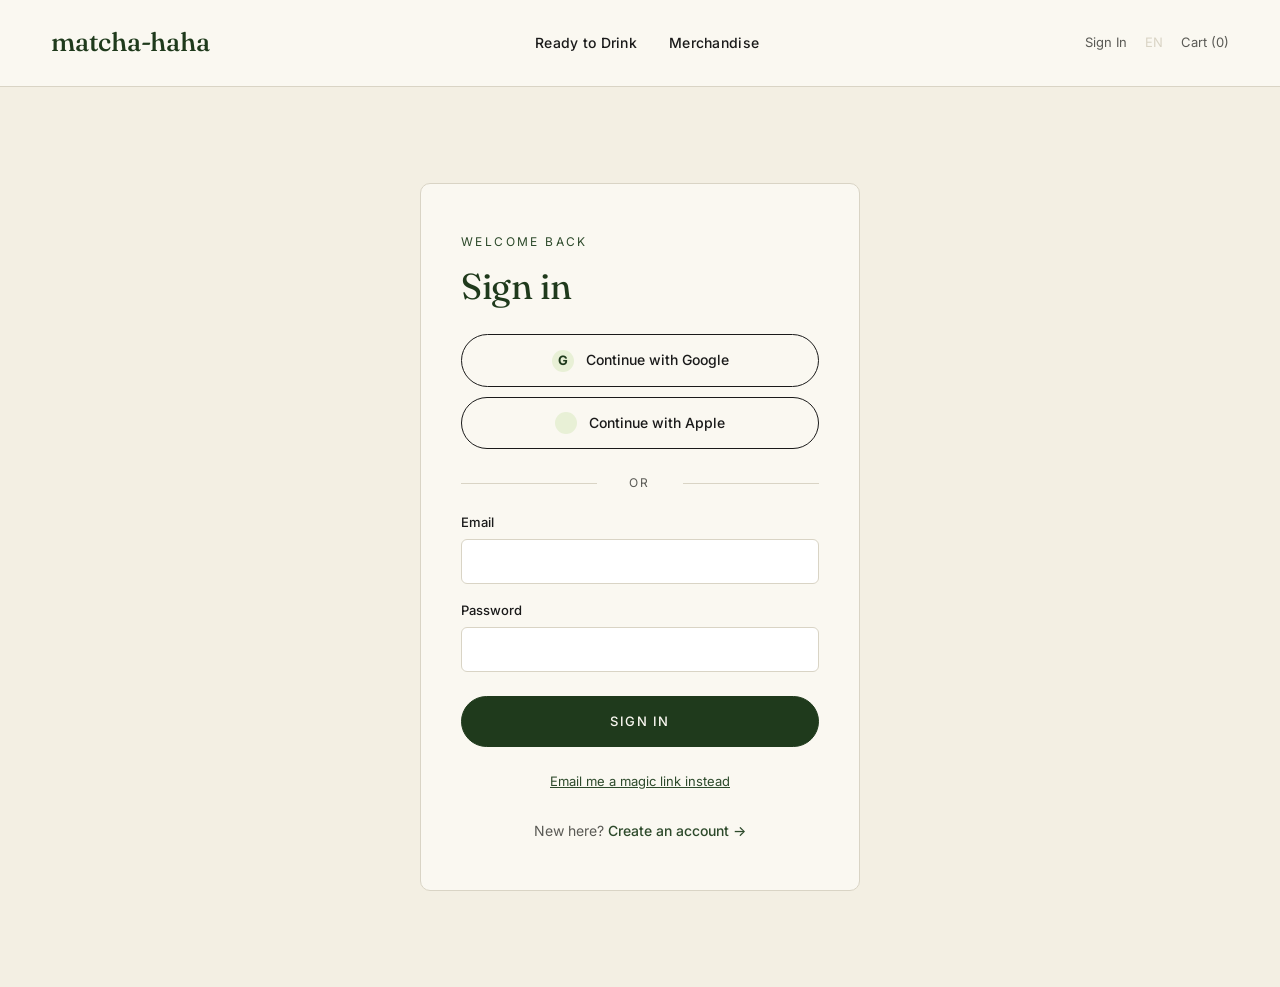
<file: signin.html>
<!DOCTYPE html>
<html lang="en">
<head>
<meta charset="UTF-8" />
<meta name="viewport" content="width=device-width, initial-scale=1.0" />
<title>Sign In — matcha-haha</title>
<link rel="preconnect" href="https://fonts.googleapis.com" />
<link rel="preconnect" href="https://fonts.gstatic.com" crossorigin />
<link href="https://fonts.googleapis.com/css2?family=Inter:wght@300;400;500;600;700&family=Fraunces:opsz,wght@9..144,300;9..144,400;9..144,500&display=swap" rel="stylesheet" />
<link rel="stylesheet" href="css/styles.css" />
</head>
<body>

<header class="site-header">
  <div class="container header-inner">
    <a href="index.html" class="logo">matcha-haha</a>
    <nav class="primary-nav" aria-label="Primary">
      <ul>
        <li><a href="shop.html#ready">Ready to Drink</a></li>
        <li><a href="shop.html#merch">Merchandise</a></li>
      </ul>
    </nav>
    <div class="header-utils">
      <a id="auth-link" href="signin.html" class="util-link">Sign In</a>
      <span class="util-divider">EN</span>
      <a href="#" class="util-link cart">Cart (0)</a>
    </div>
  </div>
</header>

<main class="auth-page">
  <div class="auth-card">
    <p class="eyebrow">Welcome back</p>
    <h1>Sign in</h1>

    <div class="oauth-row">
      <button class="oauth-btn" data-provider="google">
        <span class="oauth-icon">G</span> Continue with Google
      </button>
      <button class="oauth-btn" data-provider="apple">
        <span class="oauth-icon"></span> Continue with Apple
      </button>
    </div>

    <div class="auth-divider"><span>or</span></div>

    <form id="signin-form" class="auth-form">
      <label>
        <span>Email</span>
        <input type="email" name="email" required autocomplete="email" />
      </label>
      <label>
        <span>Password</span>
        <input type="password" name="password" required autocomplete="current-password" minlength="8" />
      </label>
      <p id="signin-error" class="auth-error" hidden></p>
      <button type="submit" class="btn btn-primary">Sign in</button>
      <p class="auth-helper">
        <a href="#" id="magic-link">Email me a magic link instead</a>
      </p>
    </form>

    <p class="auth-foot">
      New here? <a href="signup.html">Create an account →</a>
    </p>
  </div>
</main>

<script type="module">
  import { signInWithEmail, signInWithMagicLink, signInWithOAuth } from './js/auth.js';

  const params = new URLSearchParams(location.search);
  const next = params.get('next') || 'account.html';

  document.querySelectorAll('.oauth-btn').forEach(b => {
    b.addEventListener('click', () => signInWithOAuth(b.dataset.provider));
  });

  document.getElementById('signin-form').addEventListener('submit', async (e) => {
    e.preventDefault();
    const fd = new FormData(e.currentTarget);
    const err = document.getElementById('signin-error');
    err.hidden = true;
    const { error } = await signInWithEmail({
      email: fd.get('email'),
      password: fd.get('password'),
    });
    if (error) { err.textContent = error.message; err.hidden = false; return; }
    location.href = next;
  });

  document.getElementById('magic-link').addEventListener('click', async (e) => {
    e.preventDefault();
    const email = document.querySelector('input[name=email]').value;
    if (!email) { alert('Enter your email first.'); return; }
    const { error } = await signInWithMagicLink({ email });
    alert(error ? error.message : 'Check your inbox for a sign-in link.');
  });
</script>
<script type="module" src="js/header.js"></script>
</body>
</html>
</file>
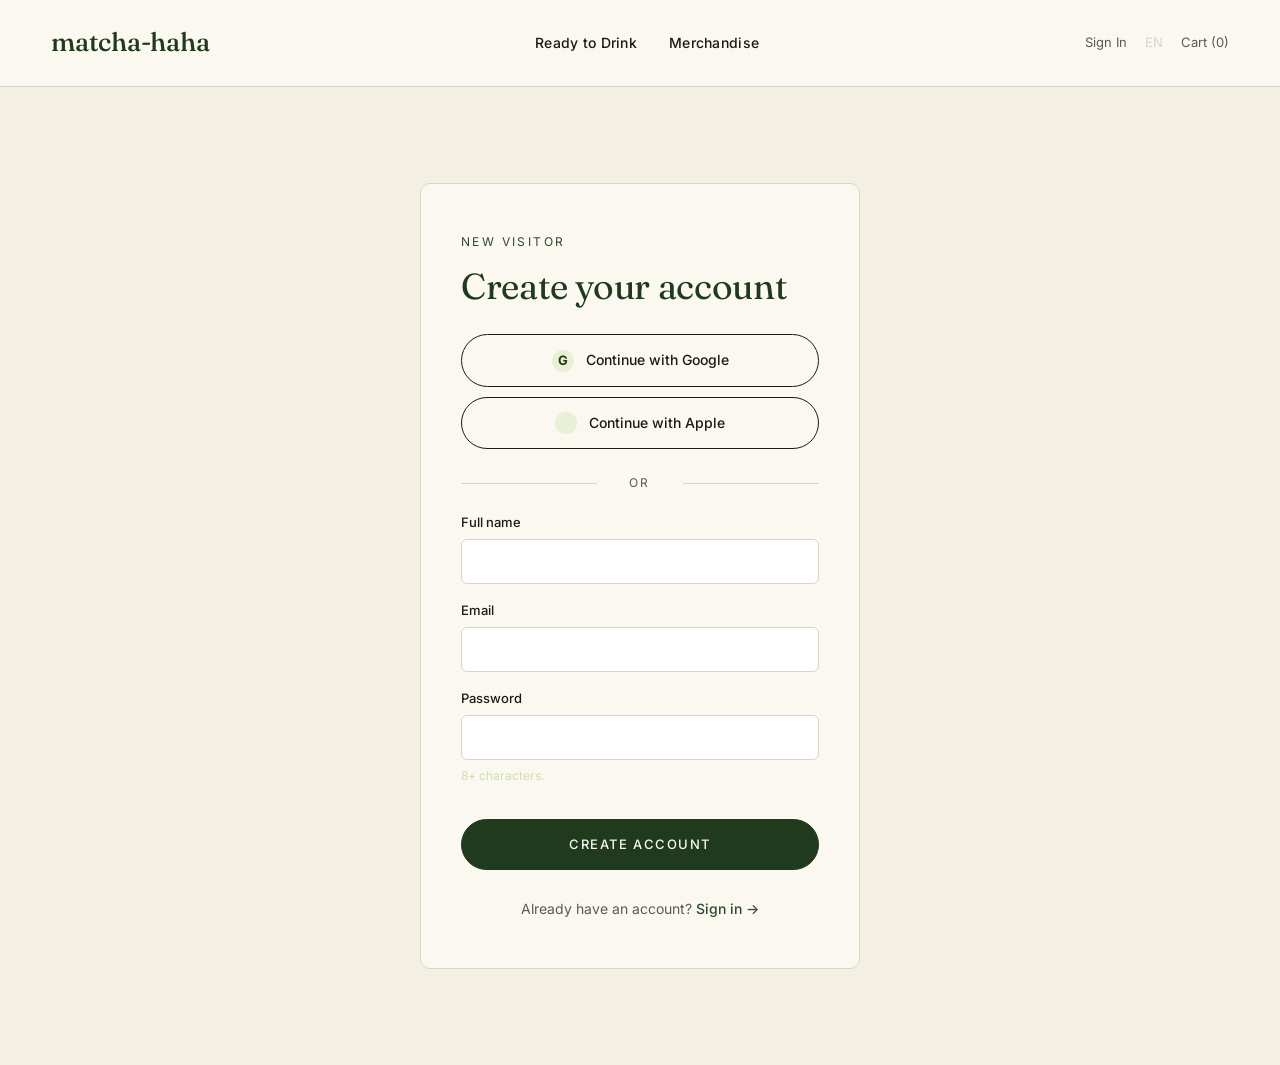
<file: signup.html>
<!DOCTYPE html>
<html lang="en">
<head>
<meta charset="UTF-8" />
<meta name="viewport" content="width=device-width, initial-scale=1.0" />
<title>Create account — matcha-haha</title>
<link rel="preconnect" href="https://fonts.googleapis.com" />
<link rel="preconnect" href="https://fonts.gstatic.com" crossorigin />
<link href="https://fonts.googleapis.com/css2?family=Inter:wght@300;400;500;600;700&family=Fraunces:opsz,wght@9..144,300;9..144,400;9..144,500&display=swap" rel="stylesheet" />
<link rel="stylesheet" href="css/styles.css" />
</head>
<body>

<header class="site-header">
  <div class="container header-inner">
    <a href="index.html" class="logo">matcha-haha</a>
    <nav class="primary-nav" aria-label="Primary">
      <ul>
        <li><a href="shop.html#ready">Ready to Drink</a></li>
        <li><a href="shop.html#merch">Merchandise</a></li>
      </ul>
    </nav>
    <div class="header-utils">
      <a id="auth-link" href="signin.html" class="util-link">Sign In</a>
      <span class="util-divider">EN</span>
      <a href="#" class="util-link cart">Cart (0)</a>
    </div>
  </div>
</header>

<main class="auth-page">
  <div class="auth-card">
    <p class="eyebrow">New visitor</p>
    <h1>Create your account</h1>

    <div class="oauth-row">
      <button class="oauth-btn" data-provider="google">
        <span class="oauth-icon">G</span> Continue with Google
      </button>
      <button class="oauth-btn" data-provider="apple">
        <span class="oauth-icon"></span> Continue with Apple
      </button>
    </div>

    <div class="auth-divider"><span>or</span></div>

    <form id="signup-form" class="auth-form">
      <label>
        <span>Full name</span>
        <input type="text" name="fullName" required autocomplete="name" />
      </label>
      <label>
        <span>Email</span>
        <input type="email" name="email" required autocomplete="email" />
      </label>
      <label>
        <span>Password</span>
        <input type="password" name="password" required autocomplete="new-password" minlength="8" />
        <small class="muted" style="font-size:12px;">8+ characters.</small>
      </label>
      <p id="signup-error" class="auth-error" hidden></p>
      <p id="signup-ok" class="auth-ok" hidden></p>
      <button type="submit" class="btn btn-primary">Create account</button>
    </form>

    <p class="auth-foot">
      Already have an account? <a href="signin.html">Sign in →</a>
    </p>
  </div>
</main>

<script type="module">
  import { signUpWithEmail, signInWithOAuth } from './js/auth.js';

  document.querySelectorAll('.oauth-btn').forEach(b => {
    b.addEventListener('click', () => signInWithOAuth(b.dataset.provider));
  });

  document.getElementById('signup-form').addEventListener('submit', async (e) => {
    e.preventDefault();
    const fd = new FormData(e.currentTarget);
    const err = document.getElementById('signup-error');
    const ok  = document.getElementById('signup-ok');
    err.hidden = true; ok.hidden = true;

    const { data, error } = await signUpWithEmail({
      email: fd.get('email'),
      password: fd.get('password'),
      fullName: fd.get('fullName'),
    });

    if (error) { err.textContent = error.message; err.hidden = false; return; }

    if (data?.session) {
      location.href = 'account.html';
    } else {
      ok.textContent = 'Almost there — check your inbox to confirm your email.';
      ok.hidden = false;
    }
  });
</script>
<script type="module" src="js/header.js"></script>
</body>
</html>
</file>
<file: css/styles.css>
/* ============================================
   matcha-haha — minimalist matcha brand site
   Inspired by alchemist.global layout
   ============================================ */

:root {
  --green-900: #1f3a1c;
  --green-700: #2d4a2b;
  --green-600: #3f6b3a;
  --green-500: #557b3b;
  --green-400: #7ea25a;
  --green-300: #a8c686;
  --green-200: #cde0a8;
  --green-100: #e8f0d6;
  --cream:     #faf8f1;
  --paper:     #f3efe3;
  --ink:       #1a1a1a;
  --ink-muted: #5a5a55;
  --line:      #d9d4c5;
  --white:     #ffffff;

  --font-sans:  'Inter', system-ui, -apple-system, sans-serif;
  --font-serif: 'Fraunces', Georgia, serif;

  --max-w: 1280px;
  --gutter: clamp(20px, 4vw, 56px);
}

/* ---------- Reset ---------- */
*, *::before, *::after { box-sizing: border-box; }
html, body { margin: 0; padding: 0; }
img { max-width: 100%; display: block; }
a { color: inherit; text-decoration: none; }
button { font: inherit; cursor: pointer; }
ul { list-style: none; padding: 0; margin: 0; }

body {
  font-family: var(--font-sans);
  font-size: 16px;
  line-height: 1.6;
  color: var(--ink);
  background: var(--cream);
  -webkit-font-smoothing: antialiased;
}

.container {
  max-width: var(--max-w);
  margin: 0 auto;
  padding: 0 var(--gutter);
}

/* ---------- Announcement ---------- */
.announcement {
  background: var(--green-900);
  color: var(--green-100);
  text-align: center;
  font-size: 13px;
  letter-spacing: 0.04em;
  padding: 10px 16px;
}
.announcement p { margin: 0; }

/* ---------- Header ---------- */
.site-header {
  background: var(--cream);
  border-bottom: 1px solid var(--line);
  position: sticky;
  top: 0;
  z-index: 100;
}
.header-inner {
  display: grid;
  grid-template-columns: auto 1fr auto;
  align-items: center;
  gap: 32px;
  padding: 22px var(--gutter);
}
.logo {
  font-family: var(--font-serif);
  font-size: 26px;
  font-weight: 500;
  letter-spacing: -0.01em;
  color: var(--green-900);
}
.primary-nav ul {
  display: flex;
  justify-content: center;
  gap: 32px;
}
.primary-nav a {
  font-size: 14px;
  font-weight: 500;
  letter-spacing: 0.02em;
  color: var(--ink);
  position: relative;
}
.primary-nav a:hover { color: var(--green-700); }
.primary-nav a:hover::after {
  content: '';
  position: absolute;
  left: 0; right: 0; bottom: -6px;
  height: 1.5px;
  background: var(--green-700);
}
.header-utils {
  display: flex;
  align-items: center;
  gap: 18px;
  font-size: 13px;
  color: var(--ink-muted);
}
.util-link:hover { color: var(--green-700); }
.util-divider { color: var(--line); }

.secondary-nav {
  border-top: 1px solid var(--line);
  background: var(--paper);
}
.secondary-nav ul {
  display: flex;
  justify-content: center;
  gap: 40px;
  padding: 12px 0;
}
.secondary-nav a {
  font-size: 12px;
  text-transform: uppercase;
  letter-spacing: 0.14em;
  color: var(--ink-muted);
}
.secondary-nav a:hover { color: var(--green-700); }

/* ---------- Hero ---------- */
.hero {
  position: relative;
  min-height: 78vh;
  display: flex;
  align-items: center;
  background:
    radial-gradient(ellipse at 70% 30%, rgba(168,198,134,0.55), transparent 60%),
    radial-gradient(ellipse at 20% 70%, rgba(63,107,58,0.4), transparent 55%),
    linear-gradient(180deg, var(--green-200), var(--green-400) 100%);
  color: var(--white);
  overflow: hidden;
}
.hero::before {
  content: '';
  position: absolute;
  inset: 0;
  background: radial-gradient(circle at 50% 50%, transparent 0%, rgba(31,58,28,0.35) 100%);
  pointer-events: none;
}
.hero-inner {
  position: relative;
  max-width: var(--max-w);
  margin: 0 auto;
  padding: 80px var(--gutter);
  width: 100%;
}
.hero-eyebrow {
  font-size: 13px;
  text-transform: uppercase;
  letter-spacing: 0.2em;
  margin: 0 0 24px;
  opacity: 0.9;
}
.hero-title {
  font-family: var(--font-serif);
  font-weight: 300;
  font-size: clamp(36px, 5.5vw, 72px);
  line-height: 1.08;
  letter-spacing: -0.02em;
  margin: 0 0 40px;
  max-width: 900px;
}

/* ---------- Buttons ---------- */
.btn {
  display: inline-block;
  padding: 14px 28px;
  font-size: 13px;
  font-weight: 500;
  letter-spacing: 0.12em;
  text-transform: uppercase;
  border-radius: 999px;
  border: 1.5px solid transparent;
  transition: all 0.2s ease;
  cursor: pointer;
}
.btn-primary {
  background: var(--green-900);
  color: var(--cream);
  border-color: var(--green-900);
}
.btn-primary:hover {
  background: var(--green-700);
  border-color: var(--green-700);
}
.btn-ghost {
  background: transparent;
  border-color: var(--ink);
  color: var(--ink);
}
.btn-ghost:hover {
  background: var(--ink);
  color: var(--cream);
}
.btn-light {
  background: var(--cream);
  color: var(--green-900);
  border-color: var(--cream);
}
.btn-light:hover {
  background: var(--green-100);
  border-color: var(--green-100);
}

/* ---------- Sections ---------- */
.section {
  padding: clamp(64px, 9vw, 120px) 0;
}
.section-alt { background: var(--paper); }
.section-dark {
  background: var(--green-900);
  color: var(--cream);
}
.section-dark .section-title { color: var(--cream); }

.section-head {
  margin-bottom: 56px;
  max-width: 720px;
}
.section-head.center {
  margin-left: auto;
  margin-right: auto;
  text-align: center;
}
.section-title {
  font-family: var(--font-serif);
  font-weight: 300;
  font-size: clamp(30px, 4vw, 52px);
  line-height: 1.12;
  letter-spacing: -0.02em;
  color: var(--green-900);
  margin: 0 0 16px;
}
.section-title.light { color: var(--cream); }
.section-sub {
  font-size: 16px;
  color: var(--ink-muted);
  margin: 0;
  max-width: 560px;
}
.eyebrow {
  font-size: 12px;
  text-transform: uppercase;
  letter-spacing: 0.2em;
  color: var(--green-700);
  margin: 0 0 16px;
}
.eyebrow.light { color: var(--green-300); }
.section-cta { margin-top: 56px; text-align: center; }

/* ---------- Product Grid ---------- */
.product-grid {
  display: grid;
  grid-template-columns: repeat(3, 1fr);
  gap: 48px 32px;
}
.product-card {
  display: flex;
  flex-direction: column;
}
.product-image {
  aspect-ratio: 1 / 1;
  border-radius: 4px;
  margin-bottom: 20px;
  background: var(--green-200);
  position: relative;
  overflow: hidden;
}
.product-image::after {
  content: '';
  position: absolute;
  inset: 0;
  background:
    radial-gradient(circle at 30% 30%, rgba(255,255,255,0.15), transparent 50%),
    radial-gradient(circle at 70% 80%, rgba(0,0,0,0.15), transparent 50%);
}
.product-origin {
  font-size: 12px;
  text-transform: uppercase;
  letter-spacing: 0.14em;
  color: var(--ink-muted);
  margin: 0 0 8px;
}
.product-name {
  font-family: var(--font-serif);
  font-weight: 400;
  font-size: 24px;
  letter-spacing: -0.01em;
  margin: 0 0 8px;
  color: var(--green-900);
}
.product-notes {
  font-style: italic;
  color: var(--green-700);
  margin: 0 0 12px;
  font-size: 14px;
}
.product-desc {
  font-size: 14px;
  color: var(--ink-muted);
  line-height: 1.55;
  margin: 0 0 16px;
}
.product-price {
  font-size: 15px;
  font-weight: 500;
  margin: auto 0 0;
  color: var(--ink);
}

/* ---------- Split Sections ---------- */
.split {
  display: grid;
  grid-template-columns: 1fr 1fr;
  gap: clamp(40px, 6vw, 96px);
  align-items: center;
}
.split.reverse .split-image { order: 1; }
.split-text p { color: var(--ink-muted); max-width: 480px; margin-bottom: 32px; }
.split-image {
  aspect-ratio: 4 / 3;
  border-radius: 6px;
  position: relative;
  overflow: hidden;
}
.split-image::after {
  content: '';
  position: absolute;
  inset: 0;
  background:
    radial-gradient(circle at 20% 30%, rgba(255,255,255,0.2), transparent 55%),
    radial-gradient(circle at 80% 80%, rgba(0,0,0,0.2), transparent 55%);
}

/* ---------- Subscription Grid ---------- */
.sub-grid {
  display: grid;
  grid-template-columns: 1fr 1fr;
  gap: 32px;
  max-width: 920px;
  margin: 0 auto;
}
.sub-card {
  background: rgba(255,255,255,0.05);
  border: 1px solid rgba(232,240,214,0.18);
  border-radius: 10px;
  padding: 48px 40px;
  text-align: center;
}
.sub-card h3 {
  font-family: var(--font-serif);
  font-weight: 400;
  font-size: 28px;
  margin: 0 0 16px;
}
.sub-card p {
  color: var(--green-200);
  font-size: 15px;
  margin: 0 0 16px;
}
.sub-price {
  font-size: 14px !important;
  color: var(--green-100) !important;
  margin-bottom: 28px !important;
  letter-spacing: 0.04em;
}

/* ---------- Store Grid ---------- */
.store-grid {
  display: grid;
  grid-template-columns: repeat(3, 1fr);
  gap: 24px;
}
.store-card {
  border: 1px solid var(--line);
  border-radius: 6px;
  padding: 28px;
  background: var(--white);
  transition: all 0.2s ease;
}
.store-card:hover {
  border-color: var(--green-700);
  transform: translateY(-2px);
}
.store-card h4 {
  font-family: var(--font-serif);
  font-weight: 500;
  font-size: 20px;
  margin: 0 0 6px;
  color: var(--green-900);
}
.store-card p {
  font-size: 14px;
  color: var(--ink-muted);
  margin: 0;
}

/* ---------- Newsletter ---------- */
.newsletter {
  background: var(--green-100);
  padding: clamp(64px, 9vw, 120px) 0;
  text-align: center;
}
.newsletter h2 {
  font-family: var(--font-serif);
  font-weight: 400;
  font-size: clamp(28px, 3.5vw, 42px);
  color: var(--green-900);
  margin: 0 0 12px;
}
.newsletter p {
  color: var(--ink-muted);
  margin: 0 0 32px;
}
.newsletter-form {
  display: flex;
  justify-content: center;
  gap: 8px;
  max-width: 480px;
  margin: 0 auto 32px;
}
.newsletter-form input {
  flex: 1;
  padding: 14px 20px;
  font-size: 14px;
  border: 1.5px solid var(--green-700);
  border-radius: 999px;
  background: var(--cream);
  color: var(--ink);
  outline: none;
}
.newsletter-form input:focus { border-color: var(--green-900); }
.socials {
  display: flex;
  justify-content: center;
  gap: 24px;
  font-size: 13px;
  text-transform: uppercase;
  letter-spacing: 0.16em;
  color: var(--green-900);
}
.socials a:hover { color: var(--green-600); }

/* ---------- Footer ---------- */
.site-footer {
  background: var(--green-900);
  color: var(--green-100);
  padding: 72px 0 32px;
}
.footer-grid {
  display: grid;
  grid-template-columns: repeat(4, 1fr);
  gap: 40px;
  padding-bottom: 48px;
  border-bottom: 1px solid rgba(232,240,214,0.18);
}
.footer-grid h5 {
  font-size: 13px;
  text-transform: uppercase;
  letter-spacing: 0.16em;
  margin: 0 0 18px;
  color: var(--cream);
}
.footer-grid ul li { margin-bottom: 10px; }
.footer-grid a {
  color: var(--green-200);
  font-size: 14px;
}
.footer-grid a:hover { color: var(--cream); }
.muted {
  color: var(--green-200);
  font-size: 13px;
  margin: 0 0 10px;
  line-height: 1.6;
}
.footer-bottom {
  display: flex;
  justify-content: space-between;
  align-items: center;
  padding-top: 28px;
  font-size: 12px;
  color: var(--green-300);
}
.footer-bottom a { color: var(--green-200); }
.footer-bottom a:hover { color: var(--cream); }

/* ---------- Page header (interior pages) ---------- */
.page-header {
  padding: clamp(72px, 10vw, 140px) 0 clamp(40px, 6vw, 80px);
  background: var(--paper);
  border-bottom: 1px solid var(--line);
}
.page-header .eyebrow { color: var(--green-700); }
.page-header h1 {
  font-family: var(--font-serif);
  font-weight: 300;
  font-size: clamp(40px, 6vw, 80px);
  line-height: 1.05;
  letter-spacing: -0.02em;
  color: var(--green-900);
  margin: 0 0 16px;
  max-width: 900px;
}
.page-header p {
  font-size: 18px;
  color: var(--ink-muted);
  max-width: 640px;
  margin: 0;
}

/* ---------- Long-form / about ---------- */
.prose {
  max-width: 720px;
  margin: 0 auto;
  font-size: 17px;
  line-height: 1.75;
  color: var(--ink);
}
.prose h2 {
  font-family: var(--font-serif);
  font-weight: 400;
  font-size: clamp(28px, 3.5vw, 40px);
  color: var(--green-900);
  margin: 56px 0 16px;
  letter-spacing: -0.01em;
}
.prose p { margin: 0 0 22px; }
.prose .lead {
  font-size: 22px;
  line-height: 1.55;
  color: var(--green-900);
  margin-bottom: 40px;
}

/* How-it-works */
.steps {
  display: grid;
  grid-template-columns: repeat(3, 1fr);
  gap: 32px;
}
.step {
  text-align: center;
  padding: 32px 16px;
}
.step .step-num {
  font-family: var(--font-serif);
  font-size: 56px;
  color: var(--green-400);
  line-height: 1;
  margin-bottom: 16px;
}
.step h4 {
  font-family: var(--font-serif);
  font-weight: 500;
  font-size: 22px;
  margin: 0 0 8px;
  color: var(--green-900);
}
.step p {
  font-size: 14px;
  color: var(--ink-muted);
  margin: 0;
}

/* Shop categories nav */
.shop-cats {
  display: flex;
  gap: 32px;
  padding: 24px 0;
  border-bottom: 1px solid var(--line);
  overflow-x: auto;
}
.shop-cats a {
  font-size: 13px;
  text-transform: uppercase;
  letter-spacing: 0.14em;
  color: var(--ink-muted);
  white-space: nowrap;
}
.shop-cats a:hover, .shop-cats a.active { color: var(--green-900); }

/* ---------- Auth Pages ---------- */
.auth-page {
  min-height: calc(100vh - 80px);
  display: flex;
  align-items: flex-start;
  justify-content: center;
  padding: clamp(40px, 8vw, 96px) var(--gutter);
  background: var(--paper);
}
.auth-card {
  width: 100%;
  max-width: 440px;
  background: var(--cream);
  border: 1px solid var(--line);
  border-radius: 10px;
  padding: 48px 40px;
}
.auth-card h1 {
  font-family: var(--font-serif);
  font-weight: 400;
  font-size: 36px;
  line-height: 1.1;
  letter-spacing: -0.01em;
  color: var(--green-900);
  margin: 0 0 28px;
}
.auth-card .eyebrow { margin-top: 0; }

.oauth-row {
  display: flex;
  flex-direction: column;
  gap: 10px;
  margin-bottom: 24px;
}
.oauth-btn {
  display: flex;
  align-items: center;
  justify-content: center;
  gap: 12px;
  width: 100%;
  padding: 14px 20px;
  font-size: 14px;
  font-weight: 500;
  border: 1.5px solid var(--ink);
  background: var(--cream);
  color: var(--ink);
  border-radius: 999px;
  cursor: pointer;
  transition: all 0.2s ease;
}
.oauth-btn:hover {
  background: var(--ink);
  color: var(--cream);
}
.oauth-icon {
  width: 22px;
  height: 22px;
  display: inline-flex;
  align-items: center;
  justify-content: center;
  background: var(--green-100);
  color: var(--green-900);
  border-radius: 50%;
  font-weight: 700;
  font-size: 13px;
}
.oauth-btn:hover .oauth-icon {
  background: var(--cream);
  color: var(--green-900);
}

.auth-divider {
  position: relative;
  text-align: center;
  margin: 20px 0;
  color: var(--ink-muted);
  font-size: 12px;
  text-transform: uppercase;
  letter-spacing: 0.18em;
}
.auth-divider::before,
.auth-divider::after {
  content: '';
  position: absolute;
  top: 50%;
  width: 38%;
  height: 1px;
  background: var(--line);
}
.auth-divider::before { left: 0; }
.auth-divider::after { right: 0; }
.auth-divider span { background: var(--cream); padding: 0 12px; }

.auth-form {
  display: flex;
  flex-direction: column;
  gap: 16px;
}
.auth-form label {
  display: flex;
  flex-direction: column;
  gap: 6px;
}
.auth-form label > span {
  font-size: 13px;
  color: var(--ink);
  font-weight: 500;
}
.auth-form input {
  padding: 12px 14px;
  font-size: 15px;
  font-family: inherit;
  border: 1.5px solid var(--line);
  border-radius: 6px;
  background: var(--white);
  outline: none;
  transition: border-color 0.15s ease;
}
.auth-form input:focus {
  border-color: var(--green-700);
}
.auth-form .btn { margin-top: 8px; }

.auth-error {
  background: #fde7e3;
  color: #8a2c1d;
  padding: 10px 14px;
  border-radius: 6px;
  font-size: 14px;
  margin: 0;
}
.auth-ok {
  background: var(--green-100);
  color: var(--green-900);
  padding: 10px 14px;
  border-radius: 6px;
  font-size: 14px;
  margin: 0;
}
.auth-helper {
  text-align: center;
  font-size: 13px;
  margin: 8px 0 0;
}
.auth-helper a { color: var(--green-700); text-decoration: underline; }
.auth-foot {
  text-align: center;
  margin: 28px 0 0;
  font-size: 14px;
  color: var(--ink-muted);
}
.auth-foot a { color: var(--green-700); font-weight: 500; }

/* ---------- Header authed state ---------- */
#auth-link.authed {
  color: var(--green-700);
  font-weight: 500;
}
#signout-link {
  color: var(--ink-muted);
}

/* ---------- Account dashboard ---------- */
.account-tabs {
  display: flex;
  flex-wrap: wrap;
  gap: 8px 4px;
  padding: 20px 0;
  border-bottom: 1px solid var(--line);
}
.account-tabs a {
  font-size: 13px;
  text-transform: uppercase;
  letter-spacing: 0.14em;
  color: var(--ink-muted);
  padding: 8px 14px;
  border-radius: 999px;
  transition: all 0.15s ease;
}
.account-tabs a:hover { color: var(--green-900); background: var(--paper); }
.account-tabs a.active {
  color: var(--cream);
  background: var(--green-900);
}
.account-tabs a.signout {
  margin-left: auto;
  color: var(--ink-muted);
}
.account-tabs a.signout:hover { color: #8a2c1d; }

.account-panel { display: none; }
.account-panel.active { display: block; }

.profile-grid {
  display: grid;
  grid-template-columns: repeat(2, 1fr);
  gap: 32px;
  max-width: 640px;
}
.profile-grid p:not(.eyebrow) {
  margin: 0;
  font-size: 17px;
  color: var(--ink);
}

.order-row, .sub-row, .fav-row {
  display: grid;
  grid-template-columns: 1fr auto auto;
  gap: 24px;
  align-items: center;
  padding: 20px 0;
  border-bottom: 1px solid var(--line);
}
.sub-row { grid-template-columns: 1fr auto; }
.fav-row { grid-template-columns: 1fr auto; }
.order-row p, .sub-row p, .fav-row p { margin: 0; }
.order-id {
  font-family: var(--font-serif);
  font-size: 18px;
  color: var(--green-900);
}
.order-status {
  font-size: 12px;
  text-transform: uppercase;
  letter-spacing: 0.14em;
  color: var(--green-700);
  background: var(--green-100);
  padding: 4px 12px;
  border-radius: 999px;
}
.order-total { font-weight: 500; font-size: 16px; }
.sub-row h4 {
  font-family: var(--font-serif);
  font-weight: 500;
  font-size: 20px;
  margin: 0 0 4px;
  color: var(--green-900);
}

/* ---------- Responsive ---------- */
@media (max-width: 960px) {
  .header-inner { grid-template-columns: auto auto; }
  .primary-nav { display: none; }
  .secondary-nav ul { gap: 20px; flex-wrap: wrap; justify-content: flex-start; }
  .product-grid { grid-template-columns: repeat(2, 1fr); }
  .split, .sub-grid { grid-template-columns: 1fr; }
  .split.reverse .split-image { order: 0; }
  .store-grid { grid-template-columns: repeat(2, 1fr); }
  .footer-grid { grid-template-columns: repeat(2, 1fr); }
  .steps { grid-template-columns: 1fr; }
  .hero { min-height: 60vh; }
}

@media (max-width: 560px) {
  .product-grid, .store-grid, .footer-grid { grid-template-columns: 1fr; }
  .newsletter-form { flex-direction: column; }
  .newsletter-form input { width: 100%; }
  .footer-bottom { flex-direction: column; gap: 12px; text-align: center; }
  .auth-card { padding: 32px 24px; }
  .profile-grid { grid-template-columns: 1fr; gap: 20px; }
  .order-row { grid-template-columns: 1fr auto; }
  .order-status { grid-column: 1 / -1; justify-self: start; }
  .account-tabs a.signout { margin-left: 0; }
}
</file>
